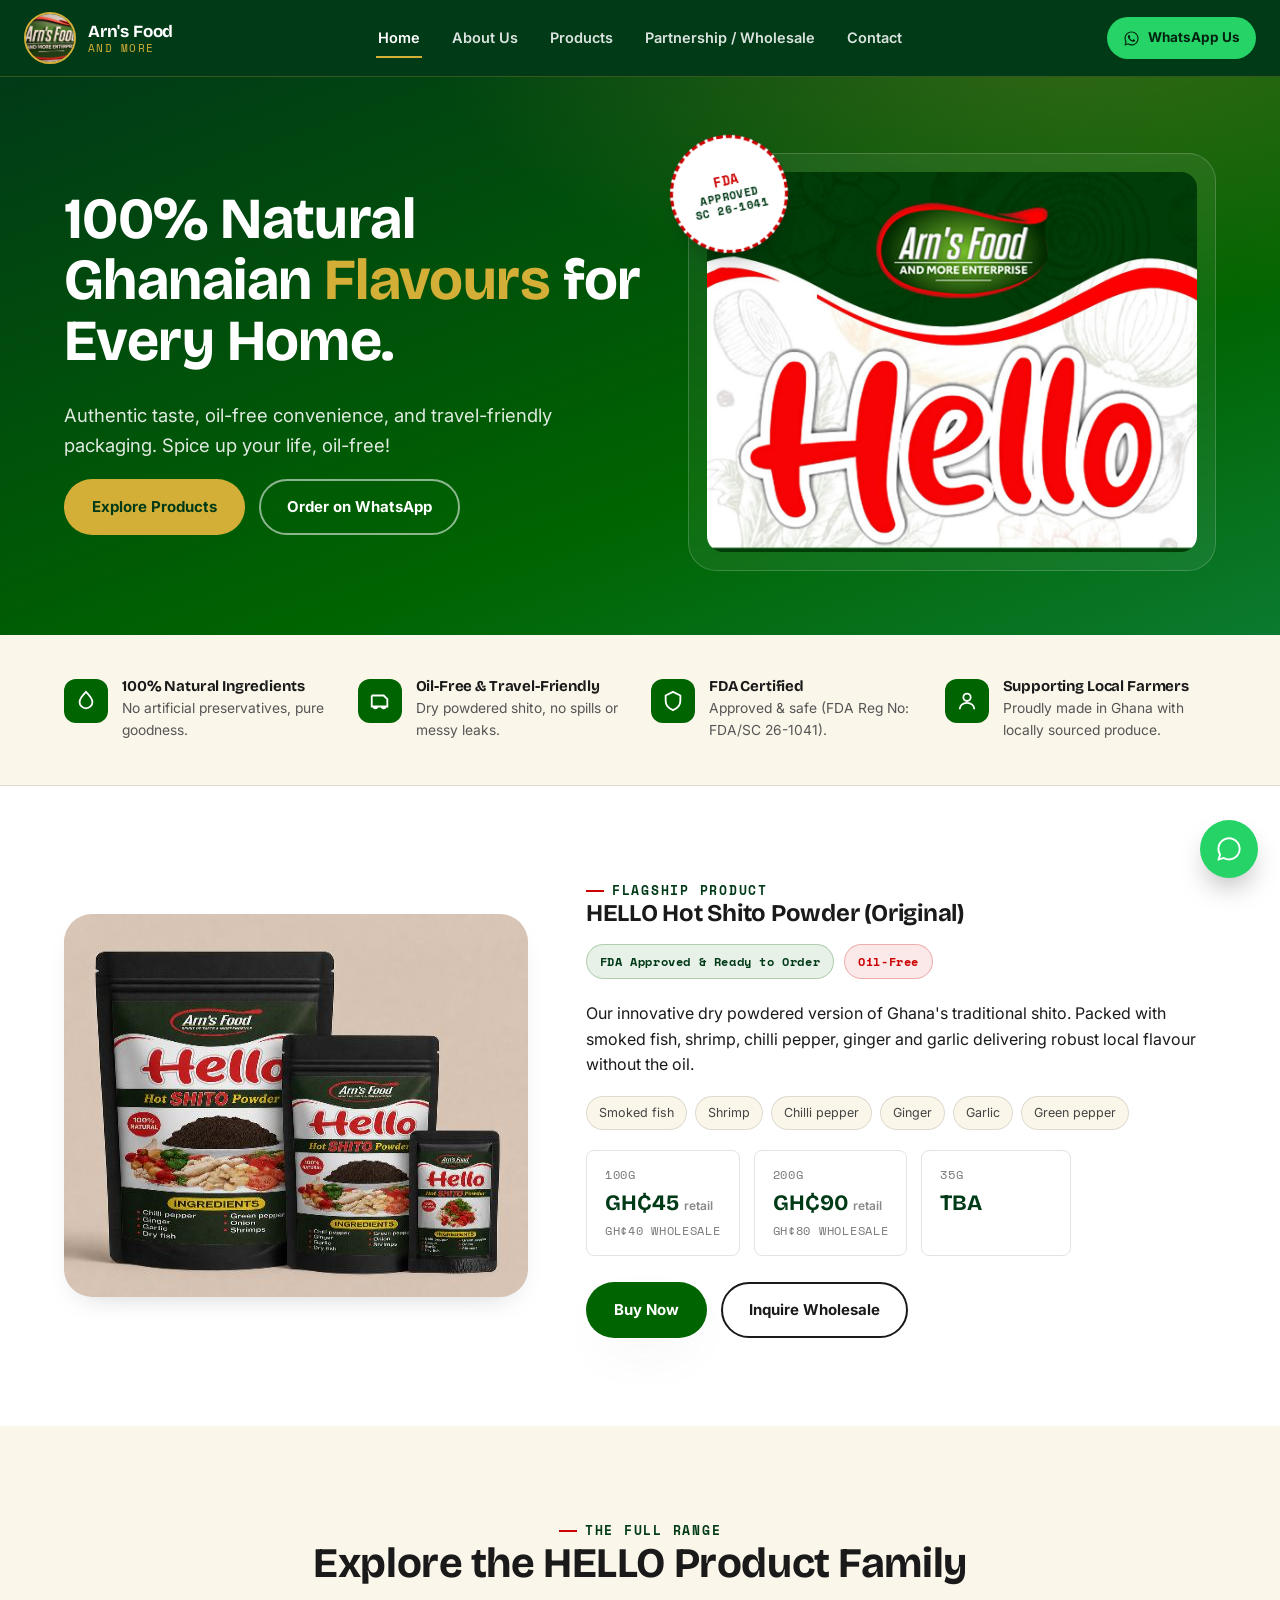
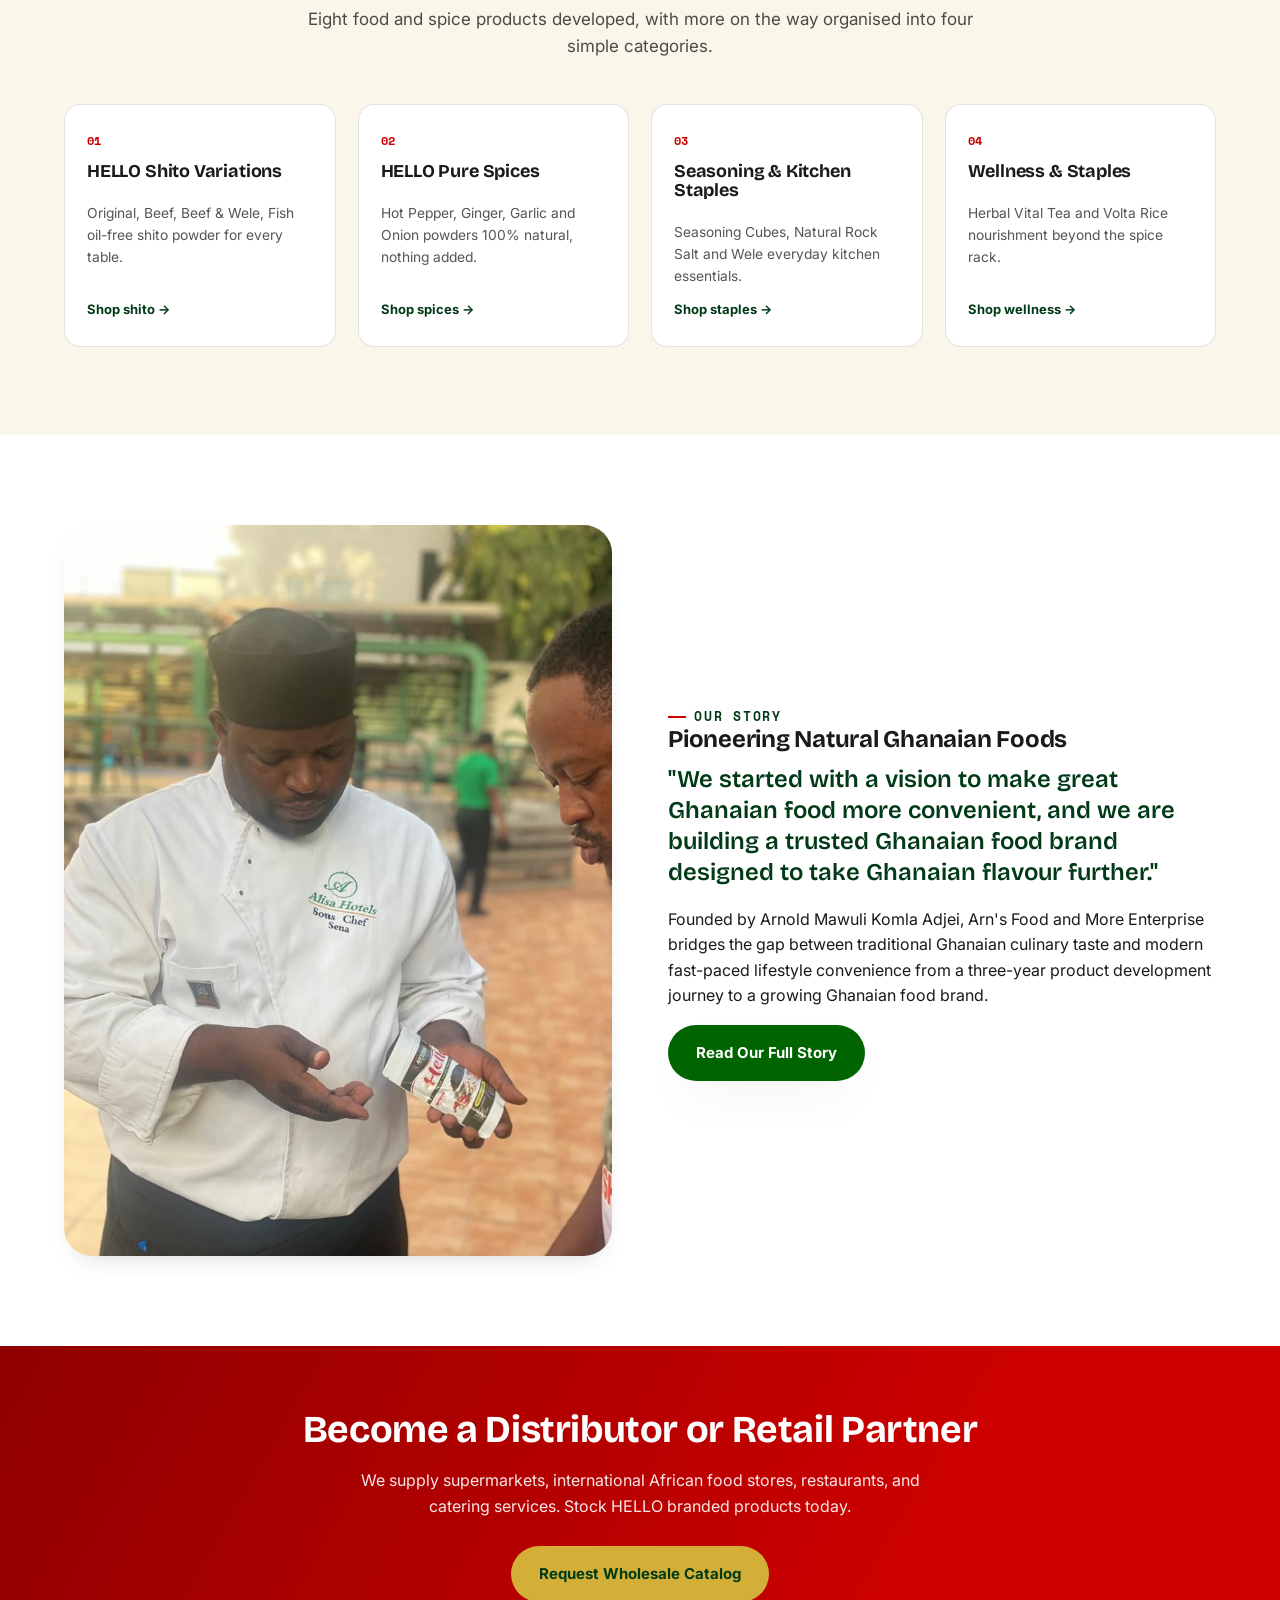
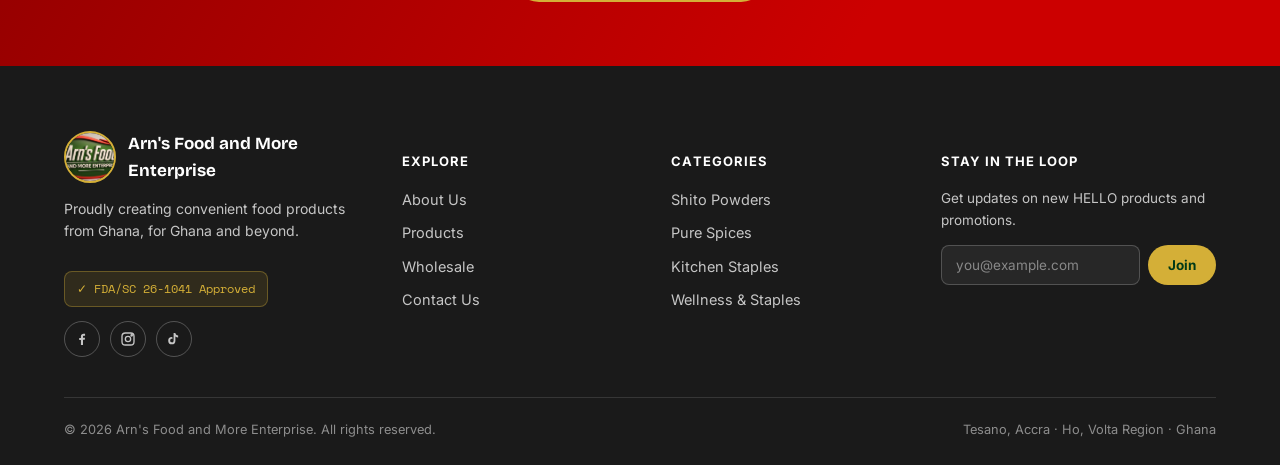
<file: index.html>
<!DOCTYPE html>
<html lang="en">
<head>
<meta charset="UTF-8">
<meta name="viewport" content="width=device-width, initial-scale=1.0">
<title>Arn's Food and More Enterprise | 100% Natural Ghanaian Products for Every Home</title>
<meta name="description" content="Arn's Food and More Enterprise makers of HELLO Hot Shito Powder, FDA-approved, oil-free, travel-friendly Ghanaian spices and staples. Ghana dry shito powder, delivered nationwide.">
<meta name="keywords" content="Ghana dry shito powder, oil-free shito Ghana, HELLO hot shito, Arn's Food Ghana, authentic Ghanaian spices">
<link rel="icon" href="assets/img/logo.jpg">
<link rel="stylesheet" href="css/style.css">
</head>
<body>

<header class="site-header">
  <div class="header-row">
    <a class="brand" href="index.html">
      <span class="brand-mark"><img src="assets/img/logo.jpg" alt="Arn's Food and More Enterprise logo"></span>
      <span class="brand-text"><strong>Arn's Food</strong><span>and More</span></span>
    </a>
    <nav class="main-nav" id="main-nav">
      <a href="index.html" class="active">Home</a>
      <a href="about.html">About Us</a>
      <a href="products.html">Products</a>
      <a href="wholesale.html">Partnership / Wholesale</a>
      <a href="contact.html">Contact</a>
    </nav>
    <div class="header-actions">
      <a class="wa-pill" data-wa-message="Hello Arn's Food and More Enterprise, I'd like to place an order." href="#">
        <svg viewBox="0 0 24 24" fill="currentColor"><path d="M12.04 2C6.58 2 2.13 6.45 2.13 11.91c0 1.72.45 3.39 1.3 4.86L2 22l5.36-1.4a9.9 9.9 0 0 0 4.68 1.19h.01c5.46 0 9.9-4.45 9.9-9.91C21.96 6.45 17.5 2 12.04 2zm0 18.15h-.01a8.2 8.2 0 0 1-4.19-1.15l-.3-.18-3.18.83.85-3.1-.2-.32a8.22 8.22 0 0 1-1.26-4.4c0-4.54 3.7-8.24 8.3-8.24 4.58 0 8.3 3.7 8.3 8.24 0 4.55-3.72 8.32-8.31 8.32zm4.55-6.19c-.25-.13-1.47-.73-1.7-.81-.23-.08-.4-.13-.56.13-.17.25-.65.81-.8.98-.15.17-.3.19-.55.06-.25-.13-1.06-.39-2.02-1.25-.75-.67-1.25-1.5-1.4-1.75-.15-.25-.02-.39.11-.51.11-.11.25-.3.37-.44.13-.15.17-.25.25-.42.08-.17.04-.31-.02-.44-.06-.13-.56-1.36-.77-1.86-.2-.49-.41-.42-.56-.43-.15-.01-.31-.01-.48-.01-.17 0-.44.06-.67.31-.23.25-.88.86-.88 2.1 0 1.24.9 2.44 1.03 2.61.13.17 1.77 2.7 4.29 3.79.6.26 1.07.41 1.43.53.6.19 1.15.16 1.58.1.48-.07 1.47-.6 1.68-1.18.21-.58.21-1.08.15-1.18-.06-.1-.23-.17-.48-.29z"/></svg>
        <span class="wa-label">WhatsApp Us</span>
      </a>
      <button class="nav-toggle" aria-label="Toggle navigation" aria-expanded="false">
        <span></span><span></span><span></span>
      </button>
    </div>
  </div>
</header>

<!-- HERO -->
<section class="hero">
  <div class="container hero-inner">
    <div class="hero-copy"> 
      <h1>100% Natural Ghanaian <em>Flavours</em> for Every Home.</h1>
      <p class="lead">Authentic taste, oil-free convenience, and travel-friendly packaging. Spice up your life, oil-free!</p>
      <div class="hero-cta">
        <a class="btn btn-gold" href="products.html">Explore Products</a>
        <a class="btn btn-outline on-dark" data-wa-message="Hello Arn's Food and More Enterprise, I'd like to order HELLO products." href="#">Order on WhatsApp</a>
      </div>
    </div>
    <div class="hero-art">
      <div class="frame">
        <img src="assets/img/hello-brand.jpeg" alt="HELLO brand by Arn's Food and More Enterprise">
      </div>
      <div class="seal"><span><strong>FDA</strong>APPROVED<br>SC 26-1041</span></div>
    </div>
  </div>
</section>

<!-- VALUE BAR -->
<section class="value-bar">
  <div class="container value-grid">
    <div class="value-item">
      <span class="value-icon"><svg viewBox="0 0 24 24" fill="none" stroke="currentColor" stroke-width="2"><path d="M12 2C8 6 5 9 5 13a7 7 0 0 0 14 0c0-4-3-7-7-11z"/></svg></span>
      <div><h4>100% Natural Ingredients</h4><p>No artificial preservatives, pure goodness.</p></div>
    </div>
    <div class="value-item">
      <span class="value-icon"><svg viewBox="0 0 24 24" fill="none" stroke="currentColor" stroke-width="2"><path d="M3 6h13l4 4v8h-2M3 6v12h2m0 0h9m-9 0a2 2 0 1 0 4 0m5 0a2 2 0 1 0 4 0m-9 0h9"/></svg></span>
      <div><h4>Oil-Free & Travel-Friendly</h4><p>Dry powdered shito, no spills or messy leaks.</p></div>
    </div>
    <div class="value-item">
      <span class="value-icon"><svg viewBox="0 0 24 24" fill="none" stroke="currentColor" stroke-width="2"><path d="M12 2l8 4v6c0 5-3.5 8-8 10-4.5-2-8-5-8-10V6l8-4z"/></svg></span>
      <div><h4>FDA Certified</h4><p>Approved &amp; safe (FDA Reg No: FDA/SC 26-1041).</p></div>
    </div>
    <div class="value-item">
      <span class="value-icon"><svg viewBox="0 0 24 24" fill="none" stroke="currentColor" stroke-width="2"><circle cx="12" cy="8" r="4"/><path d="M4 21c0-4 3.5-7 8-7s8 3 8 7"/></svg></span>
      <div><h4>Supporting Local Farmers</h4><p>Proudly made in Ghana with locally sourced produce.</p></div>
    </div>
  </div>
</section>

<!-- FLAGSHIP SPOTLIGHT -->
<section class="spotlight">
  <div class="container spotlight-grid">
    <div class="spotlight-media">
      <img src="assets/img/shito-original.jpg" alt="HELLO Hot Shito Powder Original pouch">
    </div>
    <div class="spotlight-copy">
      <span class="eyebrow">Flagship Product</span>
      <h2>HELLO Hot Shito Powder (Original)</h2>
      <div class="badge-row">
        <span class="badge fda">FDA Approved &amp; Ready to Order</span>
        <span class="badge hot">Oil-Free</span>
      </div>
      <p>Our innovative dry powdered version of Ghana's traditional shito. Packed with smoked fish, shrimp, chilli pepper, ginger and garlic delivering robust local flavour without the oil.</p>
      <div class="ingredient-tags">
        <span>Smoked fish</span><span>Shrimp</span><span>Chilli pepper</span><span>Ginger</span><span>Garlic</span><span>Green pepper</span>
      </div>
      <div class="price-table">
        <div class="price-card"><div class="size">100g</div><div class="amt">GH₵45 <small>retail</small></div><div class="size">GH₵40 wholesale</div></div>
        <div class="price-card"><div class="size">200g</div><div class="amt">GH₵90 <small>retail</small></div><div class="size">GH₵80 wholesale</div></div>
        <div class="price-card"><div class="size">35g</div><div class="amt">TBA</div></div>
      </div>
      <div class="hero-cta">
        <a class="btn btn-primary" data-wa-message="Hello Arn's Food and More Enterprise, I want to buy HELLO Hot Shito Powder. Please share availability." href="#">Buy Now</a>
        <a class="btn btn-outline" href="wholesale.html">Inquire Wholesale</a>
      </div>
    </div>
  </div>
</section>

<!-- CATEGORIES -->
<section class="categories">
  <div class="container">
    <div class="section-head center">
      <span class="eyebrow">The Full Range</span>
      <h2>Explore the HELLO Product Family</h2>
      <p>Eight food and spice products developed, with more on the way organised into four simple categories.</p>
    </div>
    <div class="cat-grid">
      <div class="cat-card">
        <span class="cat-num">01</span>
        <h4>HELLO Shito Variations</h4>
        <p>Original, Beef, Beef &amp; Wele, Fish oil-free shito powder for every table.</p>
        <a class="more" href="products.html">Shop shito →</a>
      </div>
      <div class="cat-card">
        <span class="cat-num">02</span>
        <h4>HELLO Pure Spices</h4>
        <p>Hot Pepper, Ginger, Garlic and Onion powders 100% natural, nothing added.</p>
        <a class="more" href="products.html">Shop spices →</a>
      </div>
      <div class="cat-card">
        <span class="cat-num">03</span>
        <h4>Seasoning &amp; Kitchen Staples</h4>
        <p>Seasoning Cubes, Natural Rock Salt and Wele everyday kitchen essentials.</p>
        <a class="more" href="products.html">Shop staples →</a>
      </div>
      <div class="cat-card">
        <span class="cat-num">04</span>
        <h4>Wellness &amp; Staples</h4>
        <p>Herbal Vital Tea and Volta Rice nourishment beyond the spice rack.</p>
        <a class="more" href="products.html">Shop wellness →</a>
      </div>
    </div>
  </div>
</section>

<!-- STORY SUMMARY -->
<section class="story-summary">
  <div class="container story-grid">
    <div class="img-col">
      <img src="assets/img/founder-office.jpg" alt="Arnold M.K. Adjei, Founder of Arn's Food and More Enterprise">
    </div>
    <div>
      <span class="eyebrow">Our Story</span>
      <h2>Pioneering Natural Ghanaian Foods</h2>
      <p class="story-quote">"We started with a vision to make great Ghanaian food more convenient, and we are building a trusted Ghanaian food brand designed to take Ghanaian flavour further."</p>
      <p>Founded by Arnold Mawuli Komla Adjei, Arn's Food and More Enterprise bridges the gap between traditional Ghanaian culinary taste and modern fast-paced lifestyle convenience from a three-year product development journey to a growing Ghanaian food brand.</p>
      <a class="btn btn-primary" href="about.html">Read Our Full Story</a>
    </div>
  </div>
</section>

<!-- WHOLESALE CTA -->
<section class="cta-banner">
  <div class="container">
    <h2>Become a Distributor or Retail Partner</h2>
    <p>We supply supermarkets, international African food stores, restaurants, and catering services. Stock HELLO branded products today.</p>
    <div class="hero-cta">
      <a class="btn btn-gold" href="wholesale.html">Request Wholesale Catalog</a>
    </div>
  </div>
</section>

<!-- FOOTER -->
<footer class="site-footer">
  <div class="container">
    <div class="footer-top">
      <div>
        <div class="footer-brand">
          <span class="brand-mark"><img src="assets/img/logo.jpg" alt="Arn's Food logo"></span>
          <strong>Arn's Food and More<br>Enterprise</strong>
        </div>
        <p style="font-size:14px;">Proudly creating convenient food products from Ghana, for Ghana and beyond.</p>
        <span class="footer-fda">✓ FDA/SC 26-1041 Approved</span>
        <div class="social-row">
          <a href="#" aria-label="Facebook"><svg viewBox="0 0 24 24" fill="currentColor"><path d="M13.5 21v-7.7h2.6l.4-3h-3v-1.9c0-.87.24-1.46 1.5-1.46h1.6V4.24c-.28-.04-1.23-.12-2.34-.12-2.32 0-3.9 1.42-3.9 4v2.2H7.8v3h2.6V21h3.1z"/></svg></a>
          <a href="#" aria-label="Instagram"><svg viewBox="0 0 24 24" fill="none" stroke="currentColor" stroke-width="2"><rect x="3" y="3" width="18" height="18" rx="5"/><circle cx="12" cy="12" r="4"/><circle cx="17.5" cy="6.5" r="1"/></svg></a>
          <a href="#" aria-label="TikTok"><svg viewBox="0 0 24 24" fill="currentColor"><path d="M14 3c.4 2.2 2 3.7 4.2 3.9v2.7c-1.5 0-2.9-.5-4.1-1.3v6.2A5.4 5.4 0 1 1 8.7 9.1c.3 0 .6 0 .9.1v2.8a2.6 2.6 0 1 0 1.8 2.5V3H14z"/></svg></a>
        </div>
      </div>
      <div>
        <h5>Explore</h5>
        <ul>
          <li><a href="about.html">About Us</a></li>
          <li><a href="products.html">Products</a></li>
          <li><a href="wholesale.html">Wholesale</a></li>
          <li><a href="contact.html">Contact Us</a></li>
        </ul>
      </div>
      <div>
        <h5>Categories</h5>
        <ul>
          <li><a href="products.html">Shito Powders</a></li>
          <li><a href="products.html">Pure Spices</a></li>
          <li><a href="products.html">Kitchen Staples</a></li>
          <li><a href="products.html">Wellness &amp; Staples</a></li>
        </ul>
      </div>
      <div>
        <h5>Stay in the loop</h5>
        <p style="font-size:13.5px;">Get updates on new HELLO products and promotions.</p>
        <form class="newsletter-form" onsubmit="event.preventDefault(); this.reset(); alert('Thanks for subscribing!');">
          <input type="email" required placeholder="you@example.com" aria-label="Email address">
          <button class="btn btn-gold btn-sm" type="submit">Join</button>
        </form>
      </div>
    </div>
    <div class="footer-bottom">
      <span>© <span data-year></span> Arn's Food and More Enterprise. All rights reserved.</span>
      <span>Tesano, Accra · Ho, Volta Region · Ghana</span>
    </div>
  </div>
</footer>

<a class="wa-float" data-wa-message="Hello Arn's Food and More Enterprise, I'd like to chat." href="#" aria-label="Chat on WhatsApp">
  <svg viewBox="0 0 24 24" fill="currentColor"><path d="M12.04 2C6.58 2 2.13 6.45 2.13 11.91c0 1.72.45 3.39 1.3 4.86L2 22l5.36-1.4a9.9 9.9 0 0 0 4.68 1.19h.01c5.46 0 9.9-4.45 9.9-9.91C21.96 6.45 17.5 2 12.04 2zm0 18.15h-.01a8.2 8.2 0 0 1-4.19-1.15l-.3-.18-3.18.83.85-3.1-.2-.32a8.22 8.22 0 0 1-1.26-4.4c0-4.54 3.7-8.24 8.3-8.24 4.58 0 8.3 3.7 8.3 8.24 0 4.55-3.72 8.32-8.31 8.32z"/></svg>
</a>

<script src="js/main.js"></script>
</body>
</html>
</file>
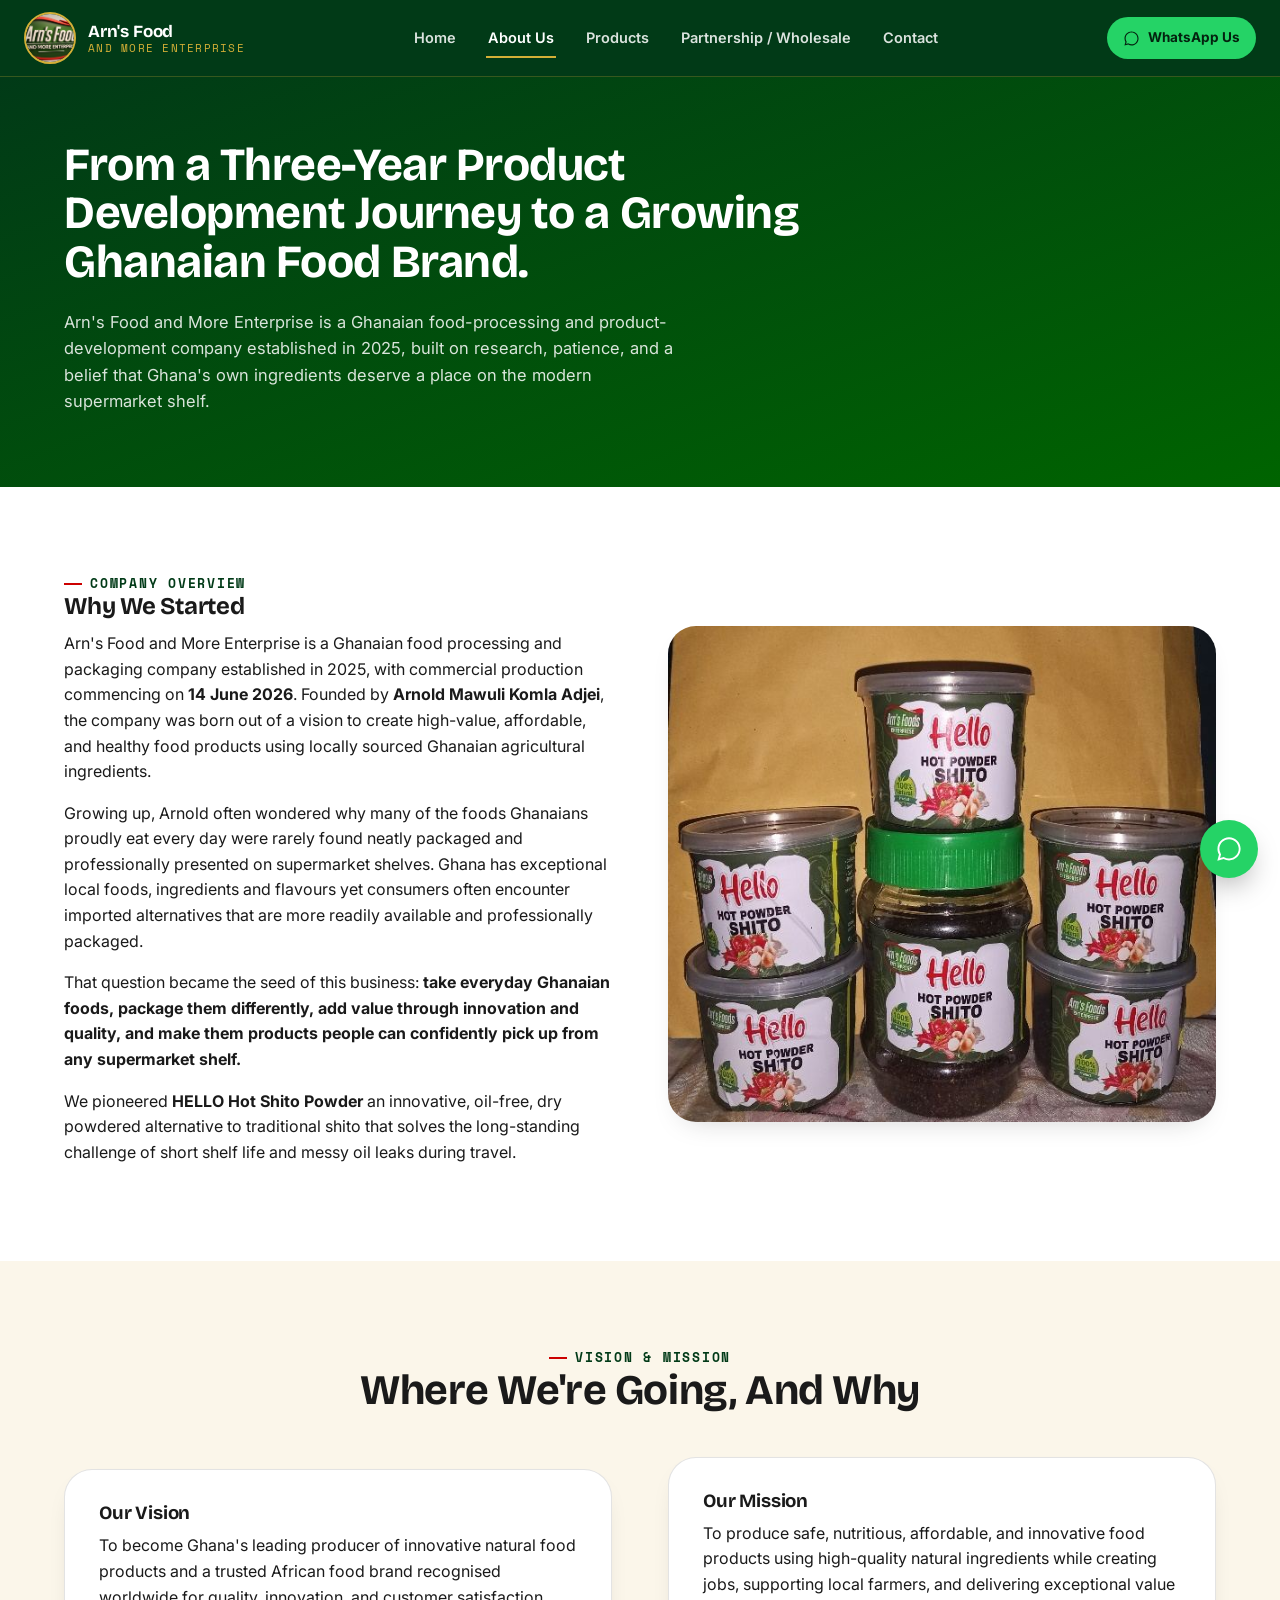
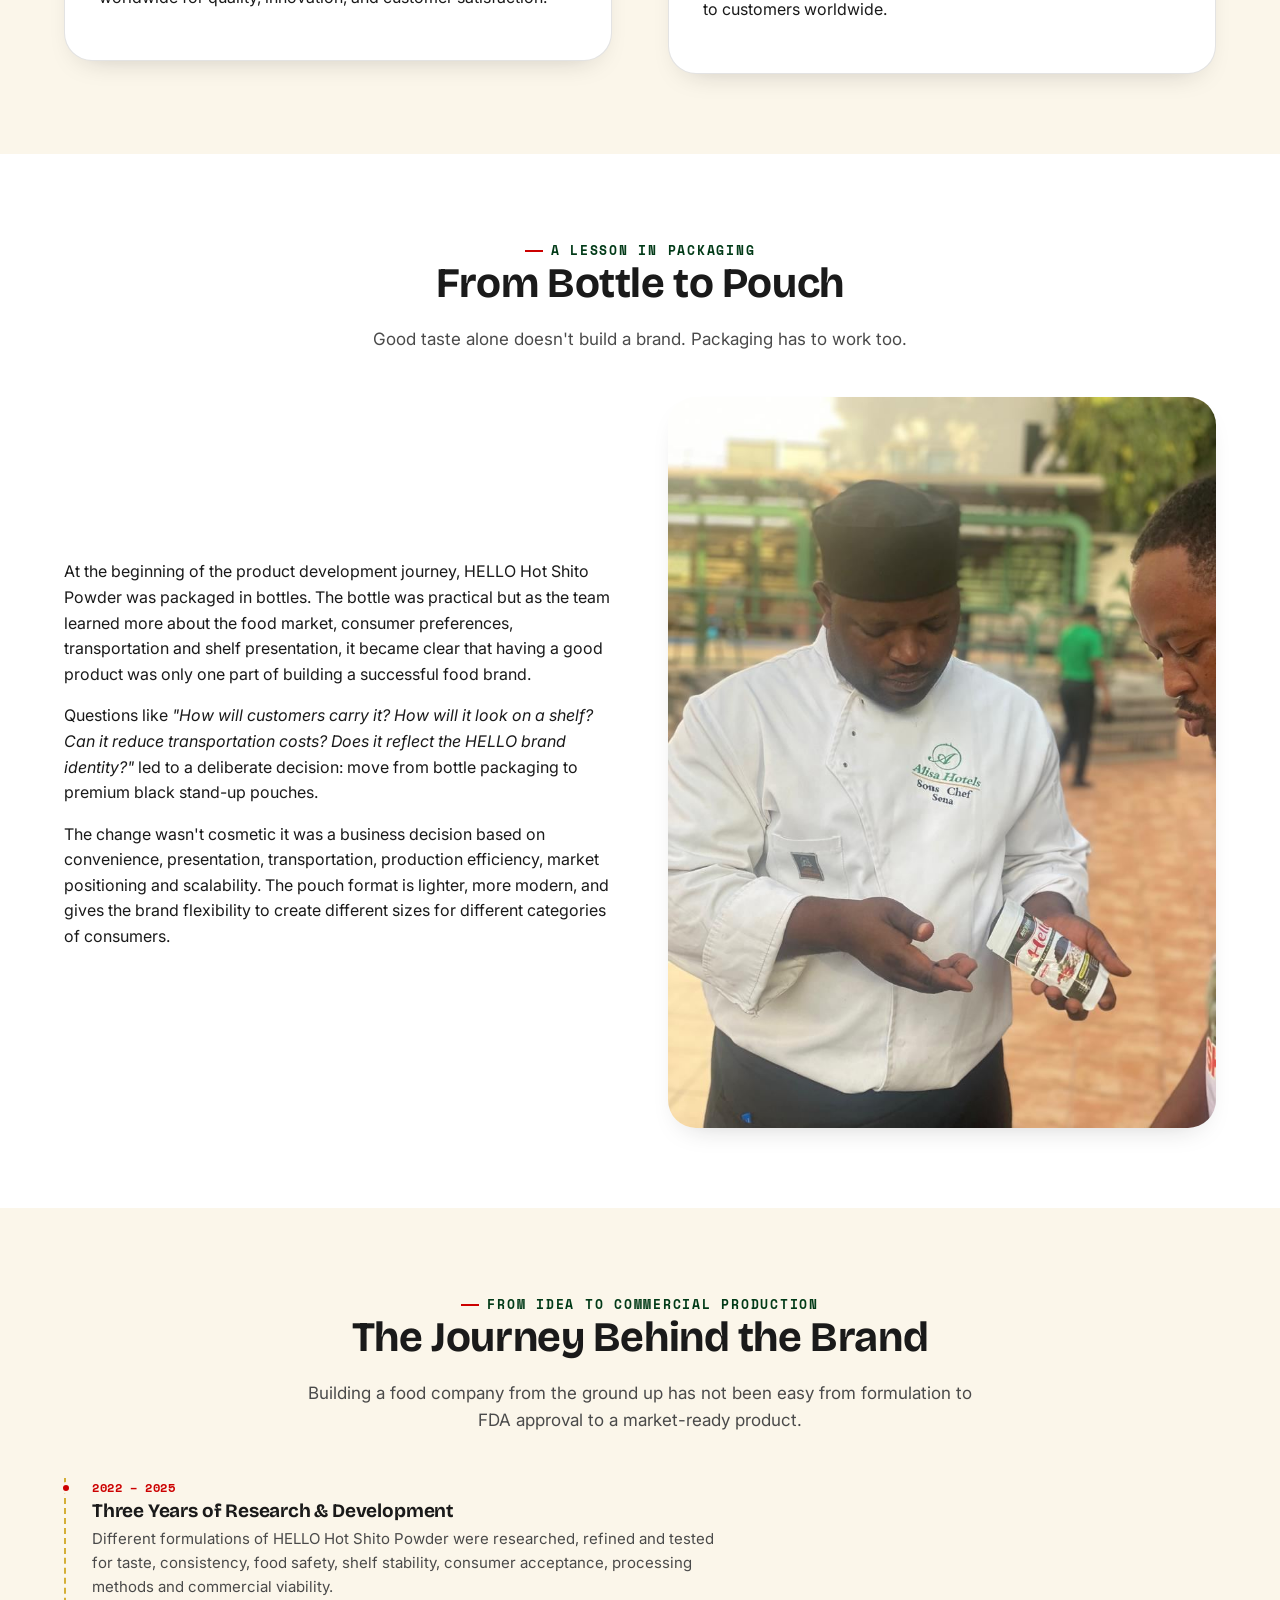
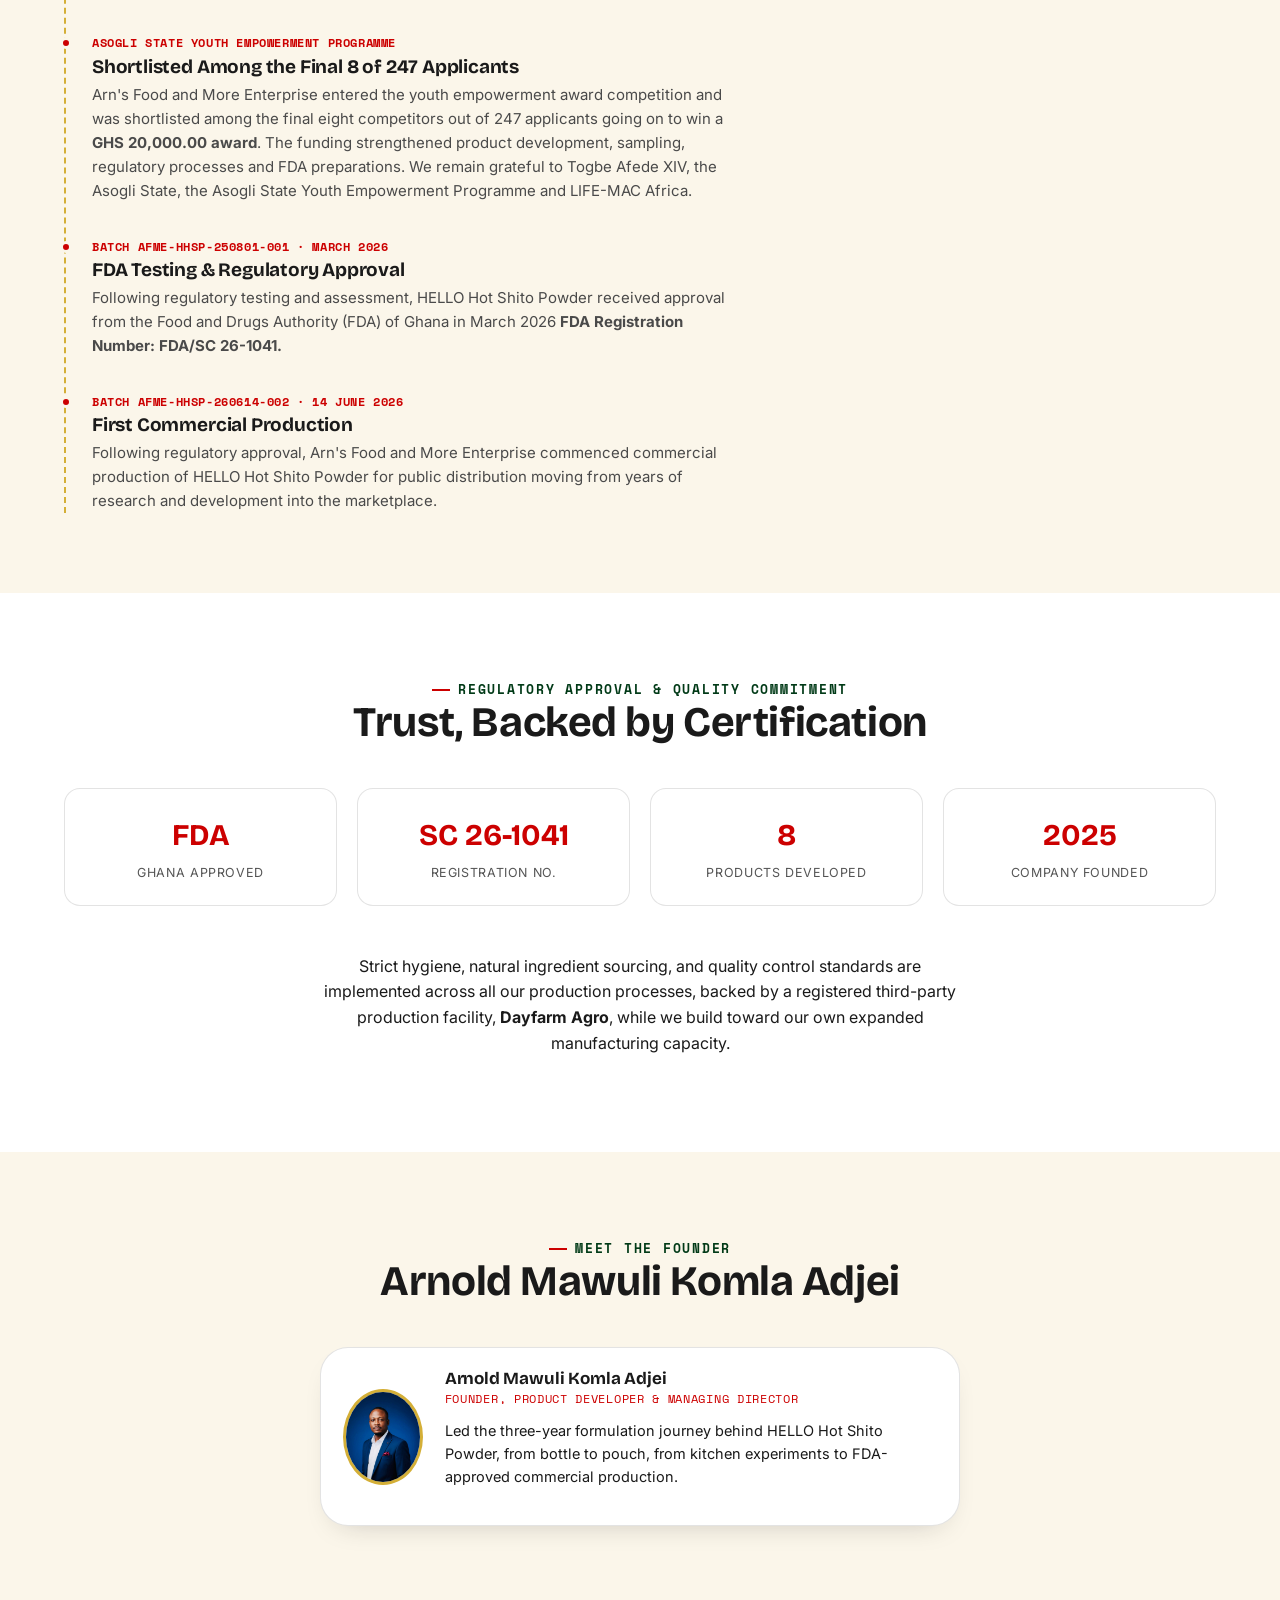
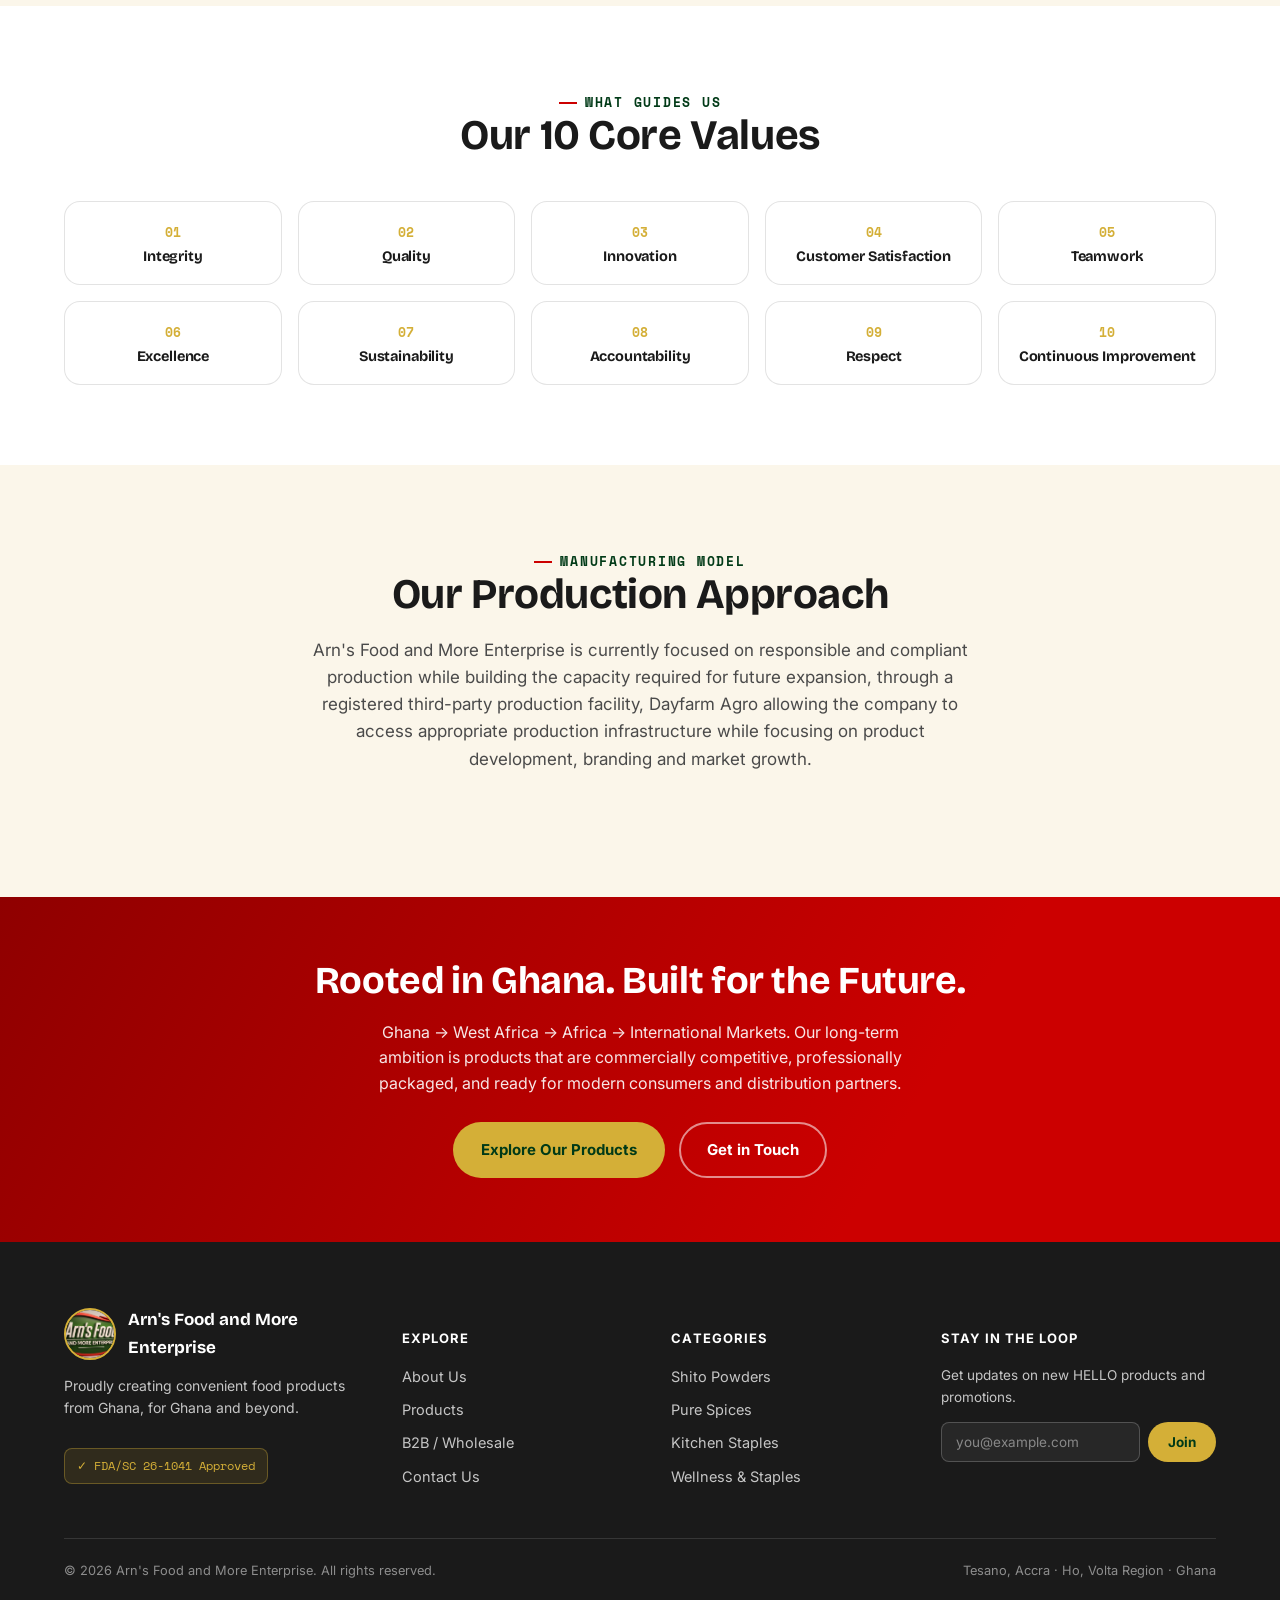
<file: about.html>
<!DOCTYPE html>
<html lang="en">
<head>
<meta charset="UTF-8">
<meta name="viewport" content="width=device-width, initial-scale=1.0">
<title>About Us | Arn's Food and More Enterprise</title>
<meta name="description" content="From a three-year product development journey to a growing Ghanaian food brand — the story, founder, values and FDA certification behind Arn's Food and More Enterprise.">
<link rel="icon" href="assets/img/logo.jpg">
<link rel="stylesheet" href="css/style.css">
</head>
<body>

<header class="site-header">
  <div class="header-row">
    <a class="brand" href="index.html">
      <span class="brand-mark"><img src="assets/img/logo.jpg" alt="Arn's Food and More Enterprise logo"></span>
      <span class="brand-text"><strong>Arn's Food</strong><span>and More Enterprise</span></span>
    </a>
    <nav class="main-nav" id="main-nav">
      <a href="index.html">Home</a>
      <a href="about.html" class="active">About Us</a>
      <a href="products.html">Products</a>
      <a href="wholesale.html">Partnership / Wholesale</a>
      <a href="contact.html">Contact</a>
    </nav>
    <div class="header-actions">
      <a class="wa-pill" data-wa-message="Hello Arn's Food and More Enterprise, I'd like to place an order." href="#">
        <svg viewBox="0 0 24 24" fill="currentColor"><path d="M12.04 2C6.58 2 2.13 6.45 2.13 11.91c0 1.72.45 3.39 1.3 4.86L2 22l5.36-1.4a9.9 9.9 0 0 0 4.68 1.19h.01c5.46 0 9.9-4.45 9.9-9.91C21.96 6.45 17.5 2 12.04 2zm0 18.15h-.01a8.2 8.2 0 0 1-4.19-1.15l-.3-.18-3.18.83.85-3.1-.2-.32a8.22 8.22 0 0 1-1.26-4.4c0-4.54 3.7-8.24 8.3-8.24 4.58 0 8.3 3.7 8.3 8.24 0 4.55-3.72 8.32-8.31 8.32z"/></svg>
        <span class="wa-label">WhatsApp Us</span>
      </a>
      <button class="nav-toggle" aria-label="Toggle navigation" aria-expanded="false">
        <span></span><span></span><span></span>
      </button>
    </div>
  </div>
</header>

<section class="page-hero">
  <div class="container">
    
    <h1>From a Three-Year Product Development Journey to a Growing Ghanaian Food Brand.</h1>
    <p>Arn's Food and More Enterprise is a Ghanaian food-processing and product-development company established in 2025, built on research, patience, and a belief that Ghana's own ingredients deserve a place on the modern supermarket shelf.</p>
  </div>
</section>

<section class="section">
  <div class="container two-col">
    <div>
      <span class="eyebrow">Company Overview</span>
      <h2>Why We Started</h2>
      <p>Arn's Food and More Enterprise is a Ghanaian food processing and packaging company established in 2025, with commercial production commencing on <strong>14 June 2026</strong>. Founded by <strong>Arnold Mawuli Komla Adjei</strong>, the company was born out of a vision to create high-value, affordable, and healthy food products using locally sourced Ghanaian agricultural ingredients.</p>
      <p>Growing up, Arnold often wondered why many of the foods Ghanaians proudly eat every day were rarely found neatly packaged and professionally presented on supermarket shelves. Ghana has exceptional local foods, ingredients and flavours yet consumers often encounter imported alternatives that are more readily available and professionally packaged.</p>
      <p>That question became the seed of this business: <strong>take everyday Ghanaian foods, package them differently, add value through innovation and quality, and make them products people can confidently pick up from any supermarket shelf.</strong></p>
      <p>We pioneered <strong>HELLO Hot Shito Powder</strong> an innovative, oil-free, dry powdered alternative to traditional shito that solves the long-standing challenge of short shelf life and messy oil leaks during travel.</p>
    </div>
    <div class="img-col">
      <img src="assets/img/story-bottle.jpg" alt="Early HELLO Hot Powder Shito development samples">
    </div>
  </div>
</section>

<section class="section alt">
  <div class="container">
    <div class="section-head center">
      <span class="eyebrow">Vision &amp; Mission</span>
      <h2>Where We're Going, And Why</h2>
    </div>
    <div class="two-col">
      <div class="form-card">
        <h3>Our Vision</h3>
        <p>To become Ghana's leading producer of innovative natural food products and a trusted African food brand recognised worldwide for quality, innovation, and customer satisfaction.</p>
      </div>
      <div class="form-card">
        <h3>Our Mission</h3>
        <p>To produce safe, nutritious, affordable, and innovative food products using high-quality natural ingredients while creating jobs, supporting local farmers, and delivering exceptional value to customers worldwide.</p>
      </div>
    </div>
  </div>
</section>

<section class="section">
  <div class="container">
    <div class="section-head center">
      <span class="eyebrow">A Lesson In Packaging</span>
      <h2>From Bottle to Pouch</h2>
      <p>Good taste alone doesn't build a brand. Packaging has to work too.</p>
    </div>
    <div class="two-col reverse">
      <div>
        <p>At the beginning of the product development journey, HELLO Hot Shito Powder was packaged in bottles. The bottle was practical but as the team learned more about the food market, consumer preferences, transportation and shelf presentation, it became clear that having a good product was only one part of building a successful food brand.</p>
        <p>Questions like <em>"How will customers carry it? How will it look on a shelf? Can it reduce transportation costs? Does it reflect the HELLO brand identity?"</em> led to a deliberate decision: move from bottle packaging to premium black stand-up pouches.</p>
        <p>The change wasn't cosmetic it was a business decision based on convenience, presentation, transportation, production efficiency, market positioning and scalability. The pouch format is lighter, more modern, and gives the brand flexibility to create different sizes for different categories of consumers.</p>
      </div>
      <div class="img-col">
        <img src="assets/img/founder-office.jpg" alt="Founder holding HELLO Hot Shito Powder">
      </div>
    </div>
  </div>
</section>

<section class="section alt">
  <div class="container">
    <div class="section-head center">
      <span class="eyebrow">From Idea to Commercial Production</span>
      <h2>The Journey Behind the Brand</h2>
      <p>Building a food company from the ground up has not been easy from formulation to FDA approval to a market-ready product.</p>
    </div>
    <div class="timeline">
      <div class="step">
        <div class="when">2022 – 2025</div>
        <h4>Three Years of Research &amp; Development</h4>
        <p>Different formulations of HELLO Hot Shito Powder were researched, refined and tested for taste, consistency, food safety, shelf stability, consumer acceptance, processing methods and commercial viability.</p>
      </div>
      <div class="step">
        <div class="when">Asogli State Youth Empowerment Programme</div>
        <h4>Shortlisted Among the Final 8 of 247 Applicants</h4>
        <p>Arn's Food and More Enterprise entered the youth empowerment award competition and was shortlisted among the final eight competitors out of 247 applicants going on to win a <strong>GHS 20,000.00 award</strong>. The funding strengthened product development, sampling, regulatory processes and FDA preparations. We remain grateful to Togbe Afede XIV, the Asogli State, the Asogli State Youth Empowerment Programme and LIFE-MAC Africa.</p>
      </div>
      <div class="step">
        <div class="when">Batch AFME-HHSP-250801-001 · March 2026</div>
        <h4>FDA Testing &amp; Regulatory Approval</h4>
        <p>Following regulatory testing and assessment, HELLO Hot Shito Powder received approval from the Food and Drugs Authority (FDA) of Ghana in March 2026 <strong>FDA Registration Number: FDA/SC 26-1041.</strong></p>
      </div>
      <div class="step">
        <div class="when">Batch AFME-HHSP-260614-002 · 14 June 2026</div>
        <h4>First Commercial Production</h4>
        <p>Following regulatory approval, Arn's Food and More Enterprise commenced commercial production of HELLO Hot Shito Powder for public distribution moving from years of research and development into the marketplace.</p>
      </div>
    </div>
  </div>
</section>

<section class="section">
  <div class="container">
    <div class="section-head center">
      <span class="eyebrow">Regulatory Approval &amp; Quality Commitment</span>
      <h2>Trust, Backed by Certification</h2>
    </div>
    <div class="stat-row">
      <div class="stat-box"><div class="num">FDA</div><div class="label">Ghana Approved</div></div>
      <div class="stat-box"><div class="num">SC 26-1041</div><div class="label">Registration No.</div></div>
      <div class="stat-box"><div class="num">8</div><div class="label">Products Developed</div></div>
      <div class="stat-box"><div class="num">2025</div><div class="label">Company Founded</div></div>
    </div>
    <p class="text-center mt-lg" style="max-width:640px;margin-left:auto;margin-right:auto;">Strict hygiene, natural ingredient sourcing, and quality control standards are implemented across all our production processes, backed by a registered third-party production facility, <strong>Dayfarm Agro</strong>, while we build toward our own expanded manufacturing capacity.</p>
  </div>
</section>

<section class="section alt">
  <div class="container">
    <div class="section-head center">
      <span class="eyebrow">Meet the Founder</span>
      <h2>Arnold Mawuli Komla Adjei</h2>
    </div>
    <div class="founder-card" style="max-width:640px;margin:0 auto;">
      <img src="assets/img/founder-portrait.jpg" alt="Arnold Mawuli Komla Adjei, Founder and Managing Director">
      <div>
        <h4>Arnold Mawuli Komla Adjei</h4>
        <div class="role">Founder, Product Developer &amp; Managing Director</div>
        <p style="margin-top:10px;font-size:14.5px;">Led the three-year formulation journey behind HELLO Hot Shito Powder, from bottle to pouch, from kitchen experiments to FDA-approved commercial production.</p>
      </div>
    </div>
  </div>
</section>

<section class="section">
  <div class="container">
    <div class="section-head center">
      <span class="eyebrow">What Guides Us</span>
      <h2>Our 10 Core Values</h2>
    </div>
    <div class="value-cards">
      <div class="card"><div class="n">01</div><h4>Integrity</h4></div>
      <div class="card"><div class="n">02</div><h4>Quality</h4></div>
      <div class="card"><div class="n">03</div><h4>Innovation</h4></div>
      <div class="card"><div class="n">04</div><h4>Customer Satisfaction</h4></div>
      <div class="card"><div class="n">05</div><h4>Teamwork</h4></div>
      <div class="card"><div class="n">06</div><h4>Excellence</h4></div>
      <div class="card"><div class="n">07</div><h4>Sustainability</h4></div>
      <div class="card"><div class="n">08</div><h4>Accountability</h4></div>
      <div class="card"><div class="n">09</div><h4>Respect</h4></div>
      <div class="card"><div class="n">10</div><h4>Continuous Improvement</h4></div>
    </div>
  </div>
</section>

<section class="section alt">
  <div class="container">
    <div class="section-head center">
      <span class="eyebrow">Manufacturing Model</span>
      <h2>Our Production Approach</h2>
      <p>Arn's Food and More Enterprise is currently focused on responsible and compliant production while building the capacity required for future expansion, through a registered third-party production facility, Dayfarm Agro allowing the company to access appropriate production infrastructure while focusing on product development, branding and market growth.</p>
    </div>
  </div>
</section>

<section class="cta-banner">
  <div class="container">
    <h2>Rooted in Ghana. Built for the Future.</h2>
    <p>Ghana → West Africa → Africa → International Markets. Our long-term ambition is products that are commercially competitive, professionally packaged, and ready for modern consumers and distribution partners.</p>
    <div class="hero-cta">
      <a class="btn btn-gold" href="products.html">Explore Our Products</a>
      <a class="btn btn-outline on-dark" href="contact.html">Get in Touch</a>
    </div>
  </div>
</section>

<footer class="site-footer">
  <div class="container">
    <div class="footer-top">
      <div>
        <div class="footer-brand">
          <span class="brand-mark"><img src="assets/img/logo.jpg" alt="Arn's Food logo"></span>
          <strong>Arn's Food and More<br>Enterprise</strong>
        </div>
        <p style="font-size:14px;">Proudly creating convenient food products from Ghana, for Ghana and beyond.</p>
        <span class="footer-fda">✓ FDA/SC 26-1041 Approved</span>
      </div>
      <div>
        <h5>Explore</h5>
        <ul>
          <li><a href="about.html">About Us</a></li>
          <li><a href="products.html">Products</a></li>
          <li><a href="wholesale.html">B2B / Wholesale</a></li>
          <li><a href="contact.html">Contact Us</a></li>
        </ul>
      </div>
      <div>
        <h5>Categories</h5>
        <ul>
          <li><a href="products.html">Shito Powders</a></li>
          <li><a href="products.html">Pure Spices</a></li>
          <li><a href="products.html">Kitchen Staples</a></li>
          <li><a href="products.html">Wellness &amp; Staples</a></li>
        </ul>
      </div>
      <div>
        <h5>Stay in the loop</h5>
        <p style="font-size:13.5px;">Get updates on new HELLO products and promotions.</p>
        <form class="newsletter-form" onsubmit="event.preventDefault(); this.reset(); alert('Thanks for subscribing!');">
          <input type="email" required placeholder="you@example.com" aria-label="Email address">
          <button class="btn btn-gold btn-sm" type="submit">Join</button>
        </form>
      </div>
    </div>
    <div class="footer-bottom">
      <span>© <span data-year></span> Arn's Food and More Enterprise. All rights reserved.</span>
      <span>Tesano, Accra · Ho, Volta Region · Ghana</span>
    </div>
  </div>
</footer>

<a class="wa-float" data-wa-message="Hello Arn's Food and More Enterprise, I'd like to chat." href="#" aria-label="Chat on WhatsApp">
  <svg viewBox="0 0 24 24" fill="currentColor"><path d="M12.04 2C6.58 2 2.13 6.45 2.13 11.91c0 1.72.45 3.39 1.3 4.86L2 22l5.36-1.4a9.9 9.9 0 0 0 4.68 1.19h.01c5.46 0 9.9-4.45 9.9-9.91C21.96 6.45 17.5 2 12.04 2zm0 18.15h-.01a8.2 8.2 0 0 1-4.19-1.15l-.3-.18-3.18.83.85-3.1-.2-.32a8.22 8.22 0 0 1-1.26-4.4c0-4.54 3.7-8.24 8.3-8.24 4.58 0 8.3 3.7 8.3 8.24 0 4.55-3.72 8.32-8.31 8.32z"/></svg>
</a>

<script src="js/main.js"></script>
</body>
</html>
</file>
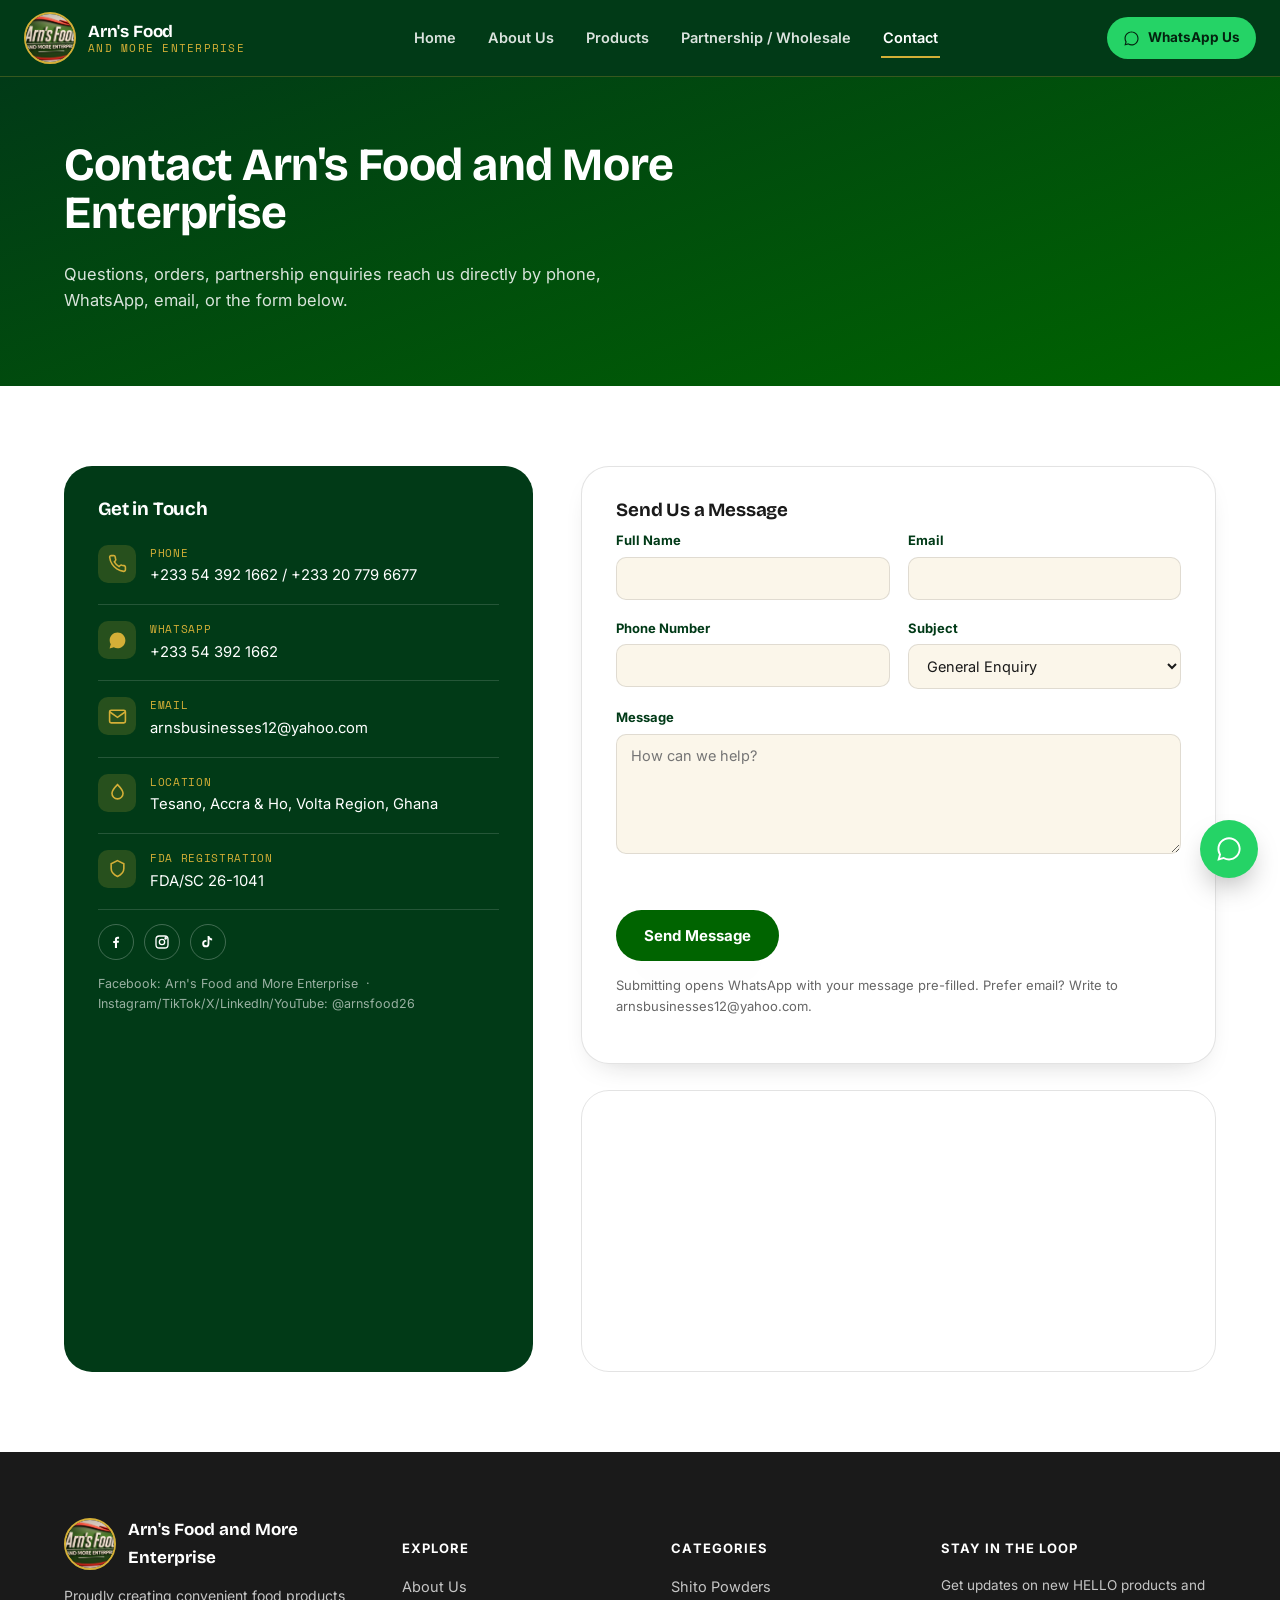
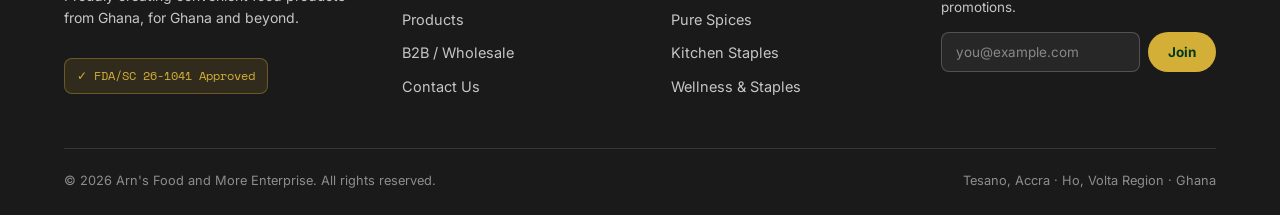
<file: contact.html>
<!DOCTYPE html>
<html lang="en">
<head>
<meta charset="UTF-8">
<meta name="viewport" content="width=device-width, initial-scale=1.0">
<title>Contact Us | Arn's Food and More Enterprise</title>
<meta name="description" content="Get in touch with Arn's Food and More Enterprise — Tesano, Accra and Ho, Volta Region, Ghana. Call, WhatsApp or send us a message.">
<link rel="icon" href="assets/img/logo.jpg">
<link rel="stylesheet" href="css/style.css">
</head>
<body>

<header class="site-header">
  <div class="header-row">
    <a class="brand" href="index.html">
      <span class="brand-mark"><img src="assets/img/logo.jpg" alt="Arn's Food and More Enterprise logo"></span>
      <span class="brand-text"><strong>Arn's Food</strong><span>and More Enterprise</span></span>
    </a>
    <nav class="main-nav" id="main-nav">
      <a href="index.html">Home</a>
      <a href="about.html">About Us</a>
      <a href="products.html">Products</a>
      <a href="wholesale.html">Partnership / Wholesale</a>
      <a href="contact.html" class="active">Contact</a>
    </nav>
    <div class="header-actions">
      <a class="wa-pill" data-wa-message="Hello Arn's Food and More Enterprise, I'd like to place an order." href="#">
        <svg viewBox="0 0 24 24" fill="currentColor"><path d="M12.04 2C6.58 2 2.13 6.45 2.13 11.91c0 1.72.45 3.39 1.3 4.86L2 22l5.36-1.4a9.9 9.9 0 0 0 4.68 1.19h.01c5.46 0 9.9-4.45 9.9-9.91C21.96 6.45 17.5 2 12.04 2zm0 18.15h-.01a8.2 8.2 0 0 1-4.19-1.15l-.3-.18-3.18.83.85-3.1-.2-.32a8.22 8.22 0 0 1-1.26-4.4c0-4.54 3.7-8.24 8.3-8.24 4.58 0 8.3 3.7 8.3 8.24 0 4.55-3.72 8.32-8.31 8.32z"/></svg>
        <span class="wa-label">WhatsApp Us</span>
      </a>
      <button class="nav-toggle" aria-label="Toggle navigation" aria-expanded="false">
        <span></span><span></span><span></span>
      </button>
    </div>
  </div>
</header>

<section class="page-hero">
  <div class="container">
    <h1>Contact Arn's Food and More Enterprise</h1>
    <p>Questions, orders, partnership enquiries reach us directly by phone, WhatsApp, email, or the form below.</p>
  </div>
</section>

<section class="section">
  <div class="container contact-grid">
    <div class="contact-info-card">
      <h3>Get in Touch</h3>
      <div class="contact-row">
        <span class="ic"><svg viewBox="0 0 24 24" fill="none" stroke="currentColor" stroke-width="2"><path d="M22 16.9v3a2 2 0 0 1-2.2 2 19.8 19.8 0 0 1-8.6-3.1 19.5 19.5 0 0 1-6-6 19.8 19.8 0 0 1-3.1-8.7A2 2 0 0 1 4.1 2h3a2 2 0 0 1 2 1.7c.1.9.3 1.8.6 2.7a2 2 0 0 1-.4 2.1L8 9.9a16 16 0 0 0 6 6l1.4-1.4a2 2 0 0 1 2.1-.4c.9.3 1.8.5 2.7.6a2 2 0 0 1 1.8 2.2z"/></svg></span>
        <div><div class="lbl">Phone</div><div class="val">+233 54 392 1662 / +233 20 779 6677</div></div>
      </div>
      <div class="contact-row">
        <span class="ic"><svg viewBox="0 0 24 24" fill="currentColor"><path d="M12.04 2C6.58 2 2.13 6.45 2.13 11.91c0 1.72.45 3.39 1.3 4.86L2 22l5.36-1.4a9.9 9.9 0 0 0 4.68 1.19h.01c5.46 0 9.9-4.45 9.9-9.91C21.96 6.45 17.5 2 12.04 2z"/></svg></span>
        <div><div class="lbl">WhatsApp</div><div class="val">+233 54 392 1662</div></div>
      </div>
      <div class="contact-row">
        <span class="ic"><svg viewBox="0 0 24 24" fill="none" stroke="currentColor" stroke-width="2"><path d="M4 4h16v16H4z" opacity="0"/><path d="M22 6l-10 7L2 6"/><rect x="2" y="4" width="20" height="16" rx="2"/></svg></span>
        <div><div class="lbl">Email</div><div class="val">arnsbusinesses12@yahoo.com</div></div>
      </div>
      <div class="contact-row">
        <span class="ic"><svg viewBox="0 0 24 24" fill="none" stroke="currentColor" stroke-width="2"><path d="M12 2C8 6 5 9 5 13a7 7 0 0 0 14 0c0-4-3-7-7-11z"/></svg></span>
        <div><div class="lbl">Location</div><div class="val">Tesano, Accra &amp; Ho, Volta Region, Ghana</div></div>
      </div>
      <div class="contact-row">
        <span class="ic"><svg viewBox="0 0 24 24" fill="none" stroke="currentColor" stroke-width="2"><path d="M12 2l8 4v6c0 5-3.5 8-8 10-4.5-2-8-5-8-10V6l8-4z"/></svg></span>
        <div><div class="lbl">FDA Registration</div><div class="val">FDA/SC 26-1041</div></div>
      </div>
      <div class="social-row">
        <a href="#" aria-label="Facebook"><svg viewBox="0 0 24 24" fill="currentColor"><path d="M13.5 21v-7.7h2.6l.4-3h-3v-1.9c0-.87.24-1.46 1.5-1.46h1.6V4.24c-.28-.04-1.23-.12-2.34-.12-2.32 0-3.9 1.42-3.9 4v2.2H7.8v3h2.6V21h3.1z"/></svg></a>
        <a href="#" aria-label="Instagram"><svg viewBox="0 0 24 24" fill="none" stroke="currentColor" stroke-width="2"><rect x="3" y="3" width="18" height="18" rx="5"/><circle cx="12" cy="12" r="4"/><circle cx="17.5" cy="6.5" r="1"/></svg></a>
        <a href="#" aria-label="TikTok"><svg viewBox="0 0 24 24" fill="currentColor"><path d="M14 3c.4 2.2 2 3.7 4.2 3.9v2.7c-1.5 0-2.9-.5-4.1-1.3v6.2A5.4 5.4 0 1 1 8.7 9.1c.3 0 .6 0 .9.1v2.8a2.6 2.6 0 1 0 1.8 2.5V3H14z"/></svg></a>
      </div>
      <p style="font-size:12.5px;color:rgba(255,255,255,.6);margin-top:14px;">Facebook: Arn's Food and More Enterprise &nbsp;·&nbsp; Instagram/TikTok/X/LinkedIn/YouTube: @arnsfood26</p>
    </div>

    <div>
      <div class="form-card">
        <h3>Send Us a Message</h3>
        <form data-wa-form data-wa-intro="New message from the website contact form:">
          <div class="form-grid">
            <div>
              <label for="c-name">Full Name</label>
              <input id="c-name" name="name" data-label="Name" required>
            </div>
            <div>
              <label for="c-email">Email</label>
              <input id="c-email" type="email" name="email" data-label="Email" required>
            </div>
            <div>
              <label for="c-phone">Phone Number</label>
              <input id="c-phone" type="tel" name="phone" data-label="Phone">
            </div>
            <div>
              <label for="c-subject">Subject</label>
              <select id="c-subject" name="subject" data-label="Subject">
                <option>General Enquiry</option>
                <option>Order a Product</option>
                <option>Wholesale / Distribution</option>
                <option>Media / Partnership</option>
                <option>Other</option>
              </select>
            </div>
            <div class="full">
              <label for="c-message">Message</label>
              <textarea id="c-message" name="message" data-label="Message" required placeholder="How can we help?"></textarea>
            </div>
          </div>
          <button class="btn btn-primary mt-lg" type="submit">Send Message</button>
          <p class="form-note">Submitting opens WhatsApp with your message pre-filled. Prefer email? Write to arnsbusinesses12@yahoo.com.</p>
        </form>
        <div class="form-success">Thanks for reaching out! WhatsApp should have opened — just hit send and we'll reply shortly.</div>
      </div>

      <div class="map-embed">
        <iframe src="https://www.google.com/maps?q=Tesano,Accra,Ghana&output=embed" loading="lazy" title="Arn's Food and More Enterprise location map" referrerpolicy="no-referrer-when-downgrade"></iframe>
      </div>
    </div>
  </div>
</section>

<footer class="site-footer">
  <div class="container">
    <div class="footer-top">
      <div>
        <div class="footer-brand">
          <span class="brand-mark"><img src="assets/img/logo.jpg" alt="Arn's Food logo"></span>
          <strong>Arn's Food and More<br>Enterprise</strong>
        </div>
        <p style="font-size:14px;">Proudly creating convenient food products from Ghana, for Ghana and beyond.</p>
        <span class="footer-fda">✓ FDA/SC 26-1041 Approved</span>
      </div>
      <div>
        <h5>Explore</h5>
        <ul>
          <li><a href="about.html">About Us</a></li>
          <li><a href="products.html">Products</a></li>
          <li><a href="wholesale.html">B2B / Wholesale</a></li>
          <li><a href="contact.html">Contact Us</a></li>
        </ul>
      </div>
      <div>
        <h5>Categories</h5>
        <ul>
          <li><a href="products.html">Shito Powders</a></li>
          <li><a href="products.html">Pure Spices</a></li>
          <li><a href="products.html">Kitchen Staples</a></li>
          <li><a href="products.html">Wellness &amp; Staples</a></li>
        </ul>
      </div>
      <div>
        <h5>Stay in the loop</h5>
        <p style="font-size:13.5px;">Get updates on new HELLO products and promotions.</p>
        <form class="newsletter-form" onsubmit="event.preventDefault(); this.reset(); alert('Thanks for subscribing!');">
          <input type="email" required placeholder="you@example.com" aria-label="Email address">
          <button class="btn btn-gold btn-sm" type="submit">Join</button>
        </form>
      </div>
    </div>
    <div class="footer-bottom">
      <span>© <span data-year></span> Arn's Food and More Enterprise. All rights reserved.</span>
      <span>Tesano, Accra · Ho, Volta Region · Ghana</span>
    </div>
  </div>
</footer>

<a class="wa-float" data-wa-message="Hello Arn's Food and More Enterprise, I'd like to chat." href="#" aria-label="Chat on WhatsApp">
  <svg viewBox="0 0 24 24" fill="currentColor"><path d="M12.04 2C6.58 2 2.13 6.45 2.13 11.91c0 1.72.45 3.39 1.3 4.86L2 22l5.36-1.4a9.9 9.9 0 0 0 4.68 1.19h.01c5.46 0 9.9-4.45 9.9-9.91C21.96 6.45 17.5 2 12.04 2zm0 18.15h-.01a8.2 8.2 0 0 1-4.19-1.15l-.3-.18-3.18.83.85-3.1-.2-.32a8.22 8.22 0 0 1-1.26-4.4c0-4.54 3.7-8.24 8.3-8.24 4.58 0 8.3 3.7 8.3 8.24 0 4.55-3.72 8.32-8.31 8.32z"/></svg>
</a>

<script src="js/main.js"></script>
</body>
</html>
</file>
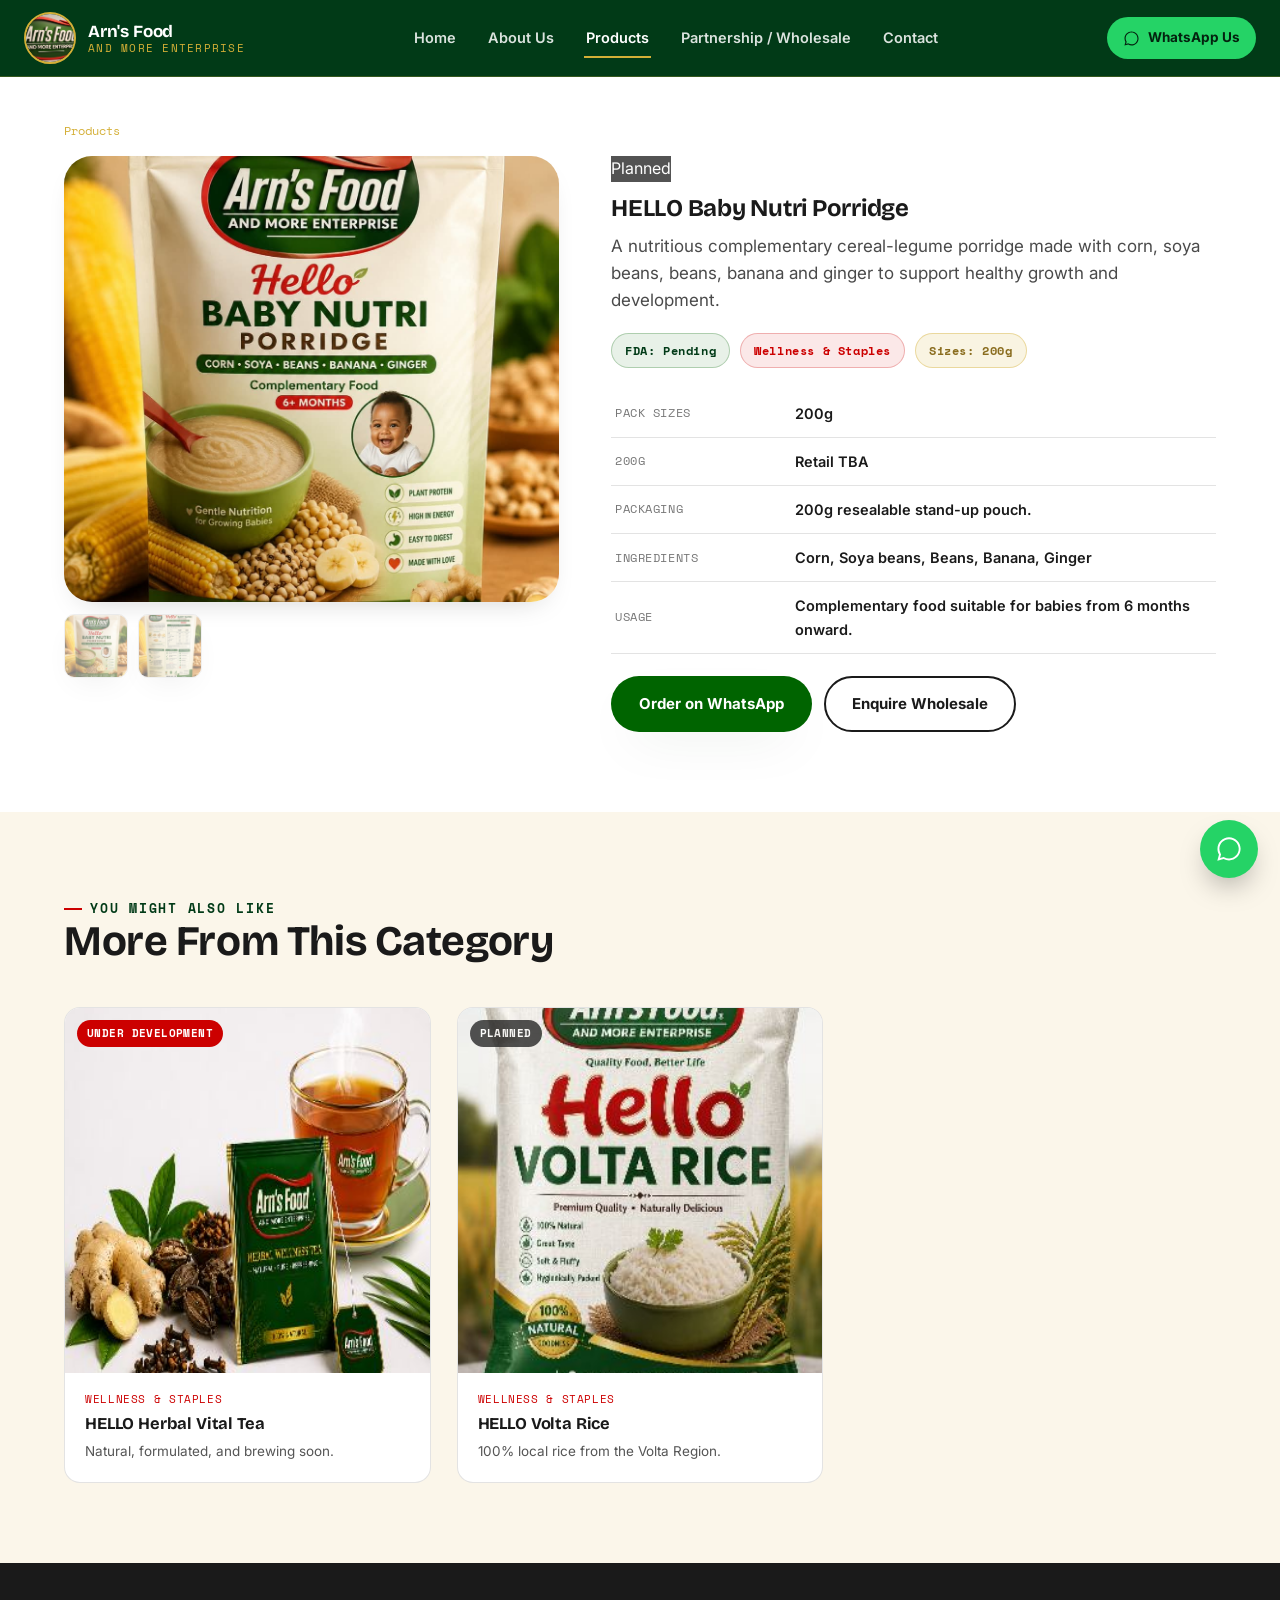
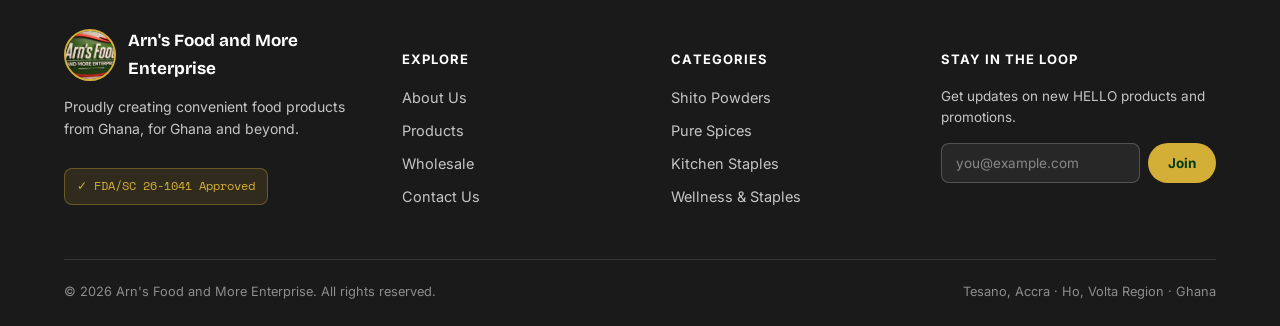
<file: product.html>
<!DOCTYPE html>
<html lang="en">
<head>
<meta charset="UTF-8">
<meta name="viewport" content="width=device-width, initial-scale=1.0">
<title>Product | Arn's Food and More Enterprise</title>
<meta name="description" content="Full product specs, ingredients, sizes, pricing and ordering details for HELLO branded products by Arn's Food and More Enterprise.">
<link rel="icon" href="assets/img/logo.jpg">
<link rel="stylesheet" href="css/style.css">
</head>
<body>

<header class="site-header">
  <div class="header-row">
    <a class="brand" href="index.html">
      <span class="brand-mark"><img src="assets/img/logo.jpg" alt="Arn's Food and More Enterprise logo"></span>
      <span class="brand-text"><strong>Arn's Food</strong><span>and More Enterprise</span></span>
    </a>
    <nav class="main-nav" id="main-nav">
      <a href="index.html">Home</a>
      <a href="about.html">About Us</a>
      <a href="products.html" class="active">Products</a>
      <a href="wholesale.html">Partnership / Wholesale</a>
      <a href="contact.html">Contact</a>
    </nav>
    <div class="header-actions">
      <a class="wa-pill" data-wa-message="Hello Arn's Food and More Enterprise, I'd like to place an order." href="#">
        <svg viewBox="0 0 24 24" fill="currentColor"><path d="M12.04 2C6.58 2 2.13 6.45 2.13 11.91c0 1.72.45 3.39 1.3 4.86L2 22l5.36-1.4a9.9 9.9 0 0 0 4.68 1.19h.01c5.46 0 9.9-4.45 9.9-9.91C21.96 6.45 17.5 2 12.04 2zm0 18.15h-.01a8.2 8.2 0 0 1-4.19-1.15l-.3-.18-3.18.83.85-3.1-.2-.32a8.22 8.22 0 0 1-1.26-4.4c0-4.54 3.7-8.24 8.3-8.24 4.58 0 8.3 3.7 8.3 8.24 0 4.55-3.72 8.32-8.31 8.32z"/></svg>
        <span class="wa-label">WhatsApp Us</span>
      </a>
      <button class="nav-toggle" aria-label="Toggle navigation" aria-expanded="false">
        <span></span><span></span><span></span>
      </button>
    </div>
  </div>
</header>

<section class="section" style="padding-top:44px;">
  <div class="container" data-product-detail>
    <!-- filled by js/main.js -->
  </div>
</section>

<section class="section alt">
  <div class="container">
    <div class="section-head">
      <span class="eyebrow">You Might Also Like</span>
      <h2>More From This Category</h2>
    </div>
    <div class="product-grid" data-related></div>
  </div>
</section>

<footer class="site-footer">
  <div class="container">
    <div class="footer-top">
      <div>
        <div class="footer-brand">
          <span class="brand-mark"><img src="assets/img/logo.jpg" alt="Arn's Food logo"></span>
          <strong>Arn's Food and More<br>Enterprise</strong>
        </div>
        <p style="font-size:14px;">Proudly creating convenient food products from Ghana, for Ghana and beyond.</p>
        <span class="footer-fda">✓ FDA/SC 26-1041 Approved</span>
      </div>
      <div>
        <h5>Explore</h5>
        <ul>
          <li><a href="about.html">About Us</a></li>
          <li><a href="products.html">Products</a></li>
          <li><a href="wholesale.html">Wholesale</a></li>
          <li><a href="contact.html">Contact Us</a></li>
        </ul>
      </div>
      <div>
        <h5>Categories</h5>
        <ul>
          <li><a href="products.html">Shito Powders</a></li>
          <li><a href="products.html">Pure Spices</a></li>
          <li><a href="products.html">Kitchen Staples</a></li>
          <li><a href="products.html">Wellness &amp; Staples</a></li>
        </ul>
      </div>
      <div>
        <h5>Stay in the loop</h5>
        <p style="font-size:13.5px;">Get updates on new HELLO products and promotions.</p>
        <form class="newsletter-form" onsubmit="event.preventDefault(); this.reset(); alert('Thanks for subscribing!');">
          <input type="email" required placeholder="you@example.com" aria-label="Email address">
          <button class="btn btn-gold btn-sm" type="submit">Join</button>
        </form>
      </div>
    </div>
    <div class="footer-bottom">
      <span>© <span data-year></span> Arn's Food and More Enterprise. All rights reserved.</span>
      <span>Tesano, Accra · Ho, Volta Region · Ghana</span>
    </div>
  </div>
</footer>

<a class="wa-float" data-wa-message="Hello Arn's Food and More Enterprise, I'd like to chat." href="#" aria-label="Chat on WhatsApp">
  <svg viewBox="0 0 24 24" fill="currentColor"><path d="M12.04 2C6.58 2 2.13 6.45 2.13 11.91c0 1.72.45 3.39 1.3 4.86L2 22l5.36-1.4a9.9 9.9 0 0 0 4.68 1.19h.01c5.46 0 9.9-4.45 9.9-9.91C21.96 6.45 17.5 2 12.04 2zm0 18.15h-.01a8.2 8.2 0 0 1-4.19-1.15l-.3-.18-3.18.83.85-3.1-.2-.32a8.22 8.22 0 0 1-1.26-4.4c0-4.54 3.7-8.24 8.3-8.24 4.58 0 8.3 3.7 8.3 8.24 0 4.55-3.72 8.32-8.31 8.32z"/></svg>
</a>

<script src="js/main.js"></script>
</body>
</html>
</file>
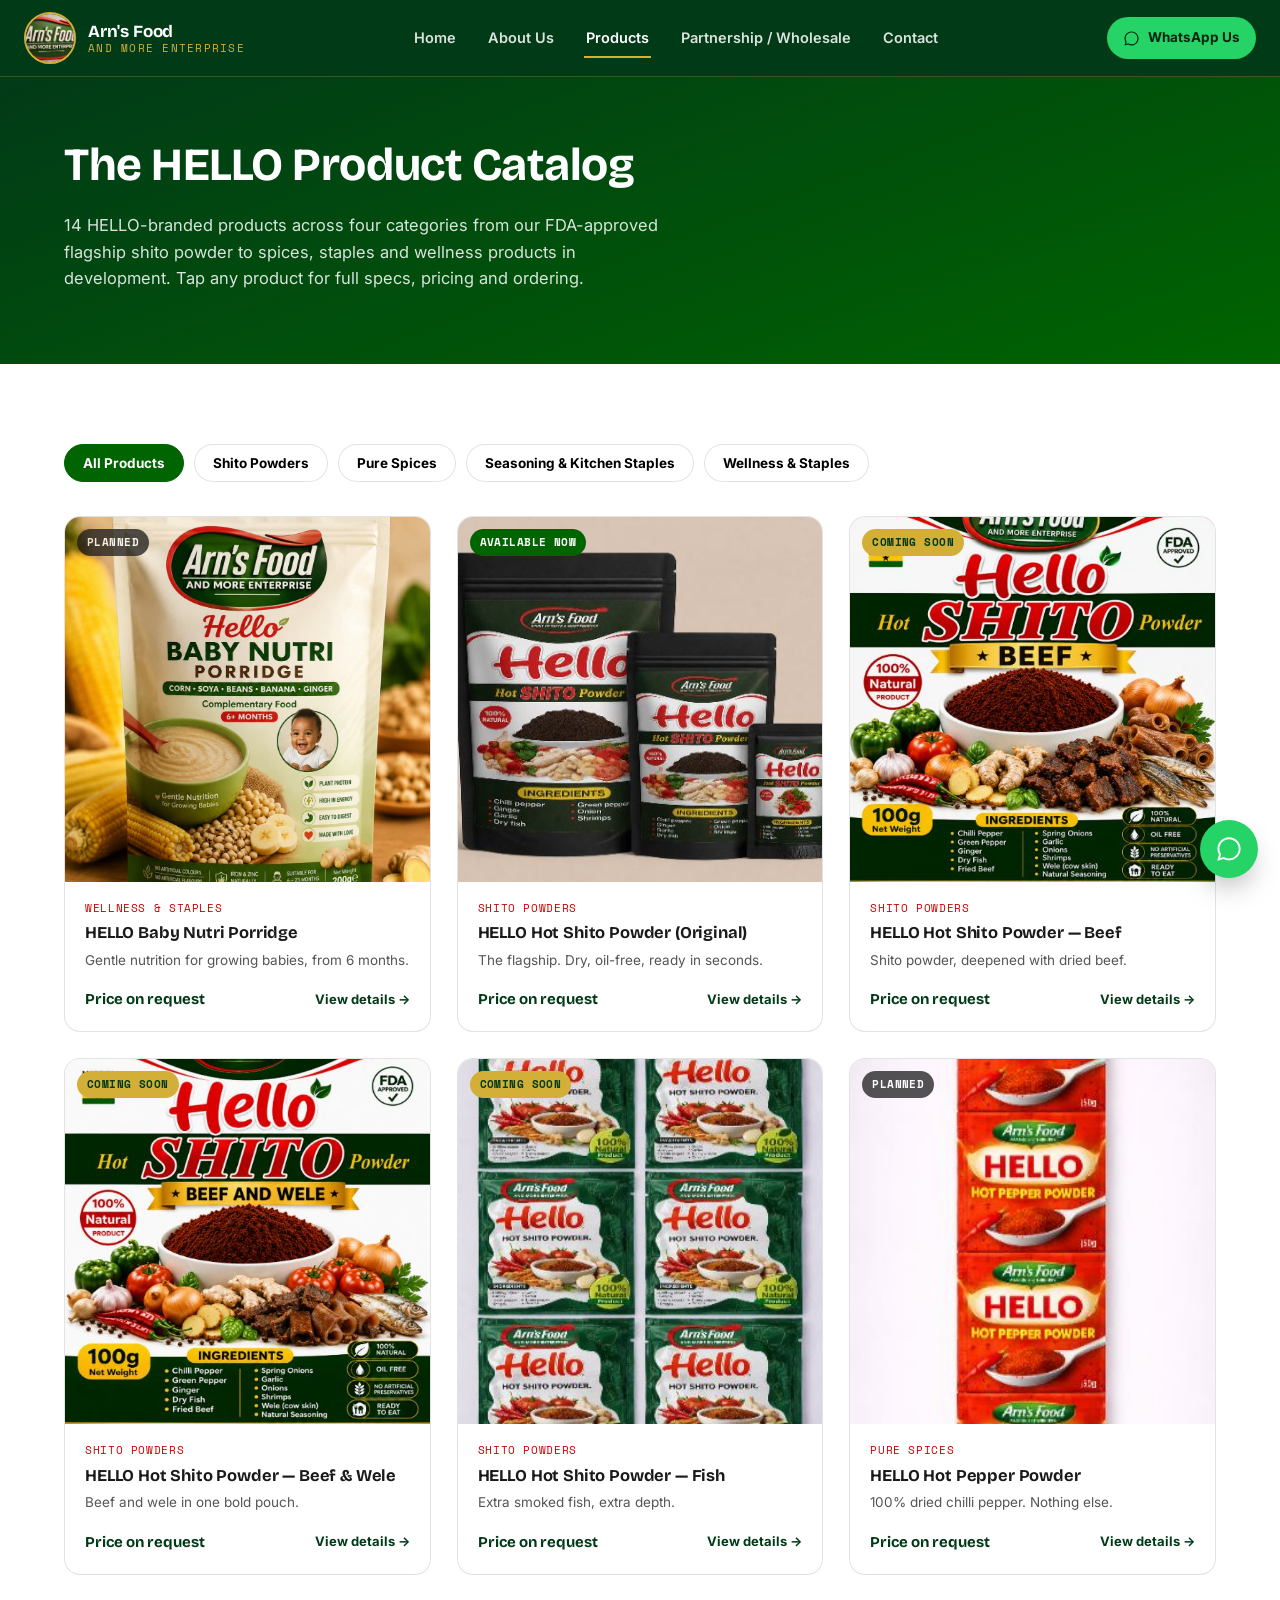
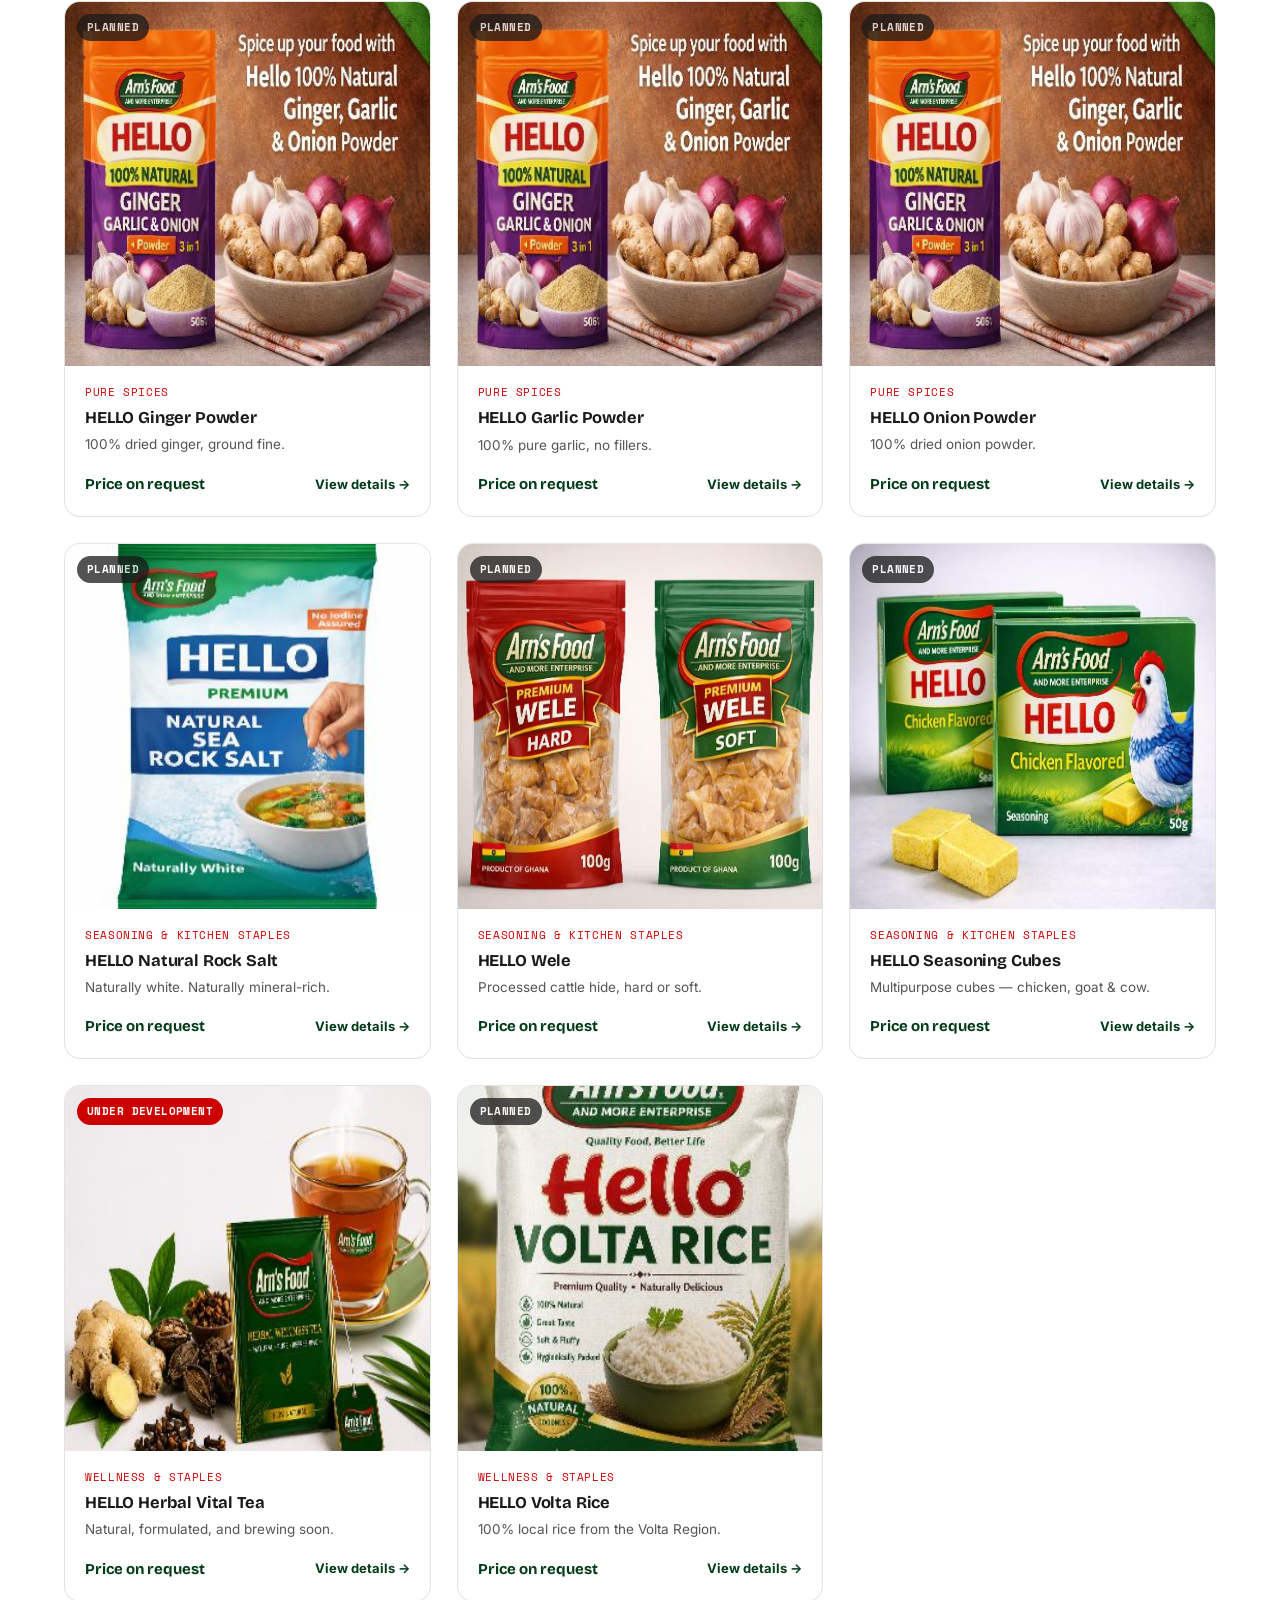
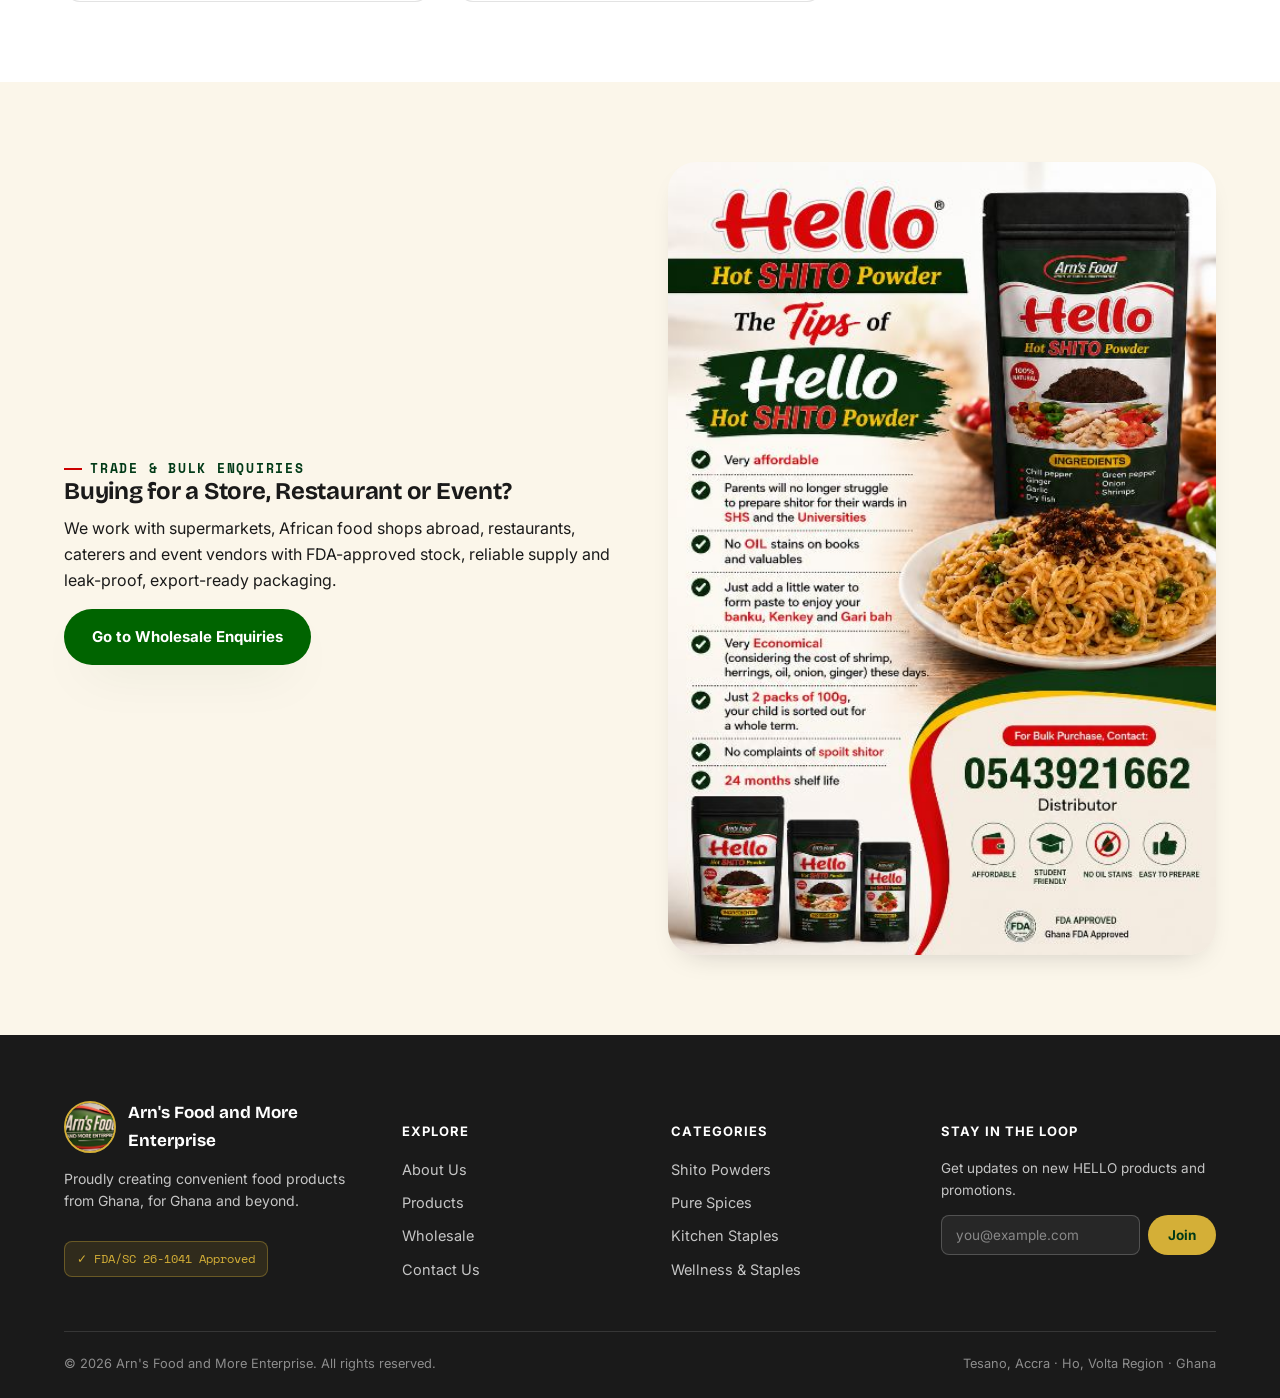
<file: products.html>
<!DOCTYPE html>
<html lang="en">
<head>
<meta charset="UTF-8">
<meta name="viewport" content="width=device-width, initial-scale=1.0">
<title>Products | Arn's Food and More Enterprise</title>
<meta name="description" content="Browse the full HELLO product catalog shito powders, pure spices, kitchen staples and wellness products, all from Arn's Food and More Enterprise.">
<link rel="icon" href="assets/img/logo.jpg">
<link rel="stylesheet" href="css/style.css">
</head>
<body>

<header class="site-header">
  <div class="header-row">
    <a class="brand" href="index.html">
      <span class="brand-mark"><img src="assets/img/logo.jpg" alt="Arn's Food and More Enterprise logo"></span>
      <span class="brand-text"><strong>Arn's Food</strong><span>and More Enterprise</span></span>
    </a>
    <nav class="main-nav" id="main-nav">
      <a href="index.html">Home</a>
      <a href="about.html">About Us</a>
      <a href="products.html" class="active">Products</a>
      <a href="wholesale.html">Partnership / Wholesale</a>
      <a href="contact.html">Contact</a>
    </nav>
    <div class="header-actions">
      <a class="wa-pill" data-wa-message="Hello Arn's Food and More Enterprise, I'd like to place an order." href="#">
        <svg viewBox="0 0 24 24" fill="currentColor"><path d="M12.04 2C6.58 2 2.13 6.45 2.13 11.91c0 1.72.45 3.39 1.3 4.86L2 22l5.36-1.4a9.9 9.9 0 0 0 4.68 1.19h.01c5.46 0 9.9-4.45 9.9-9.91C21.96 6.45 17.5 2 12.04 2zm0 18.15h-.01a8.2 8.2 0 0 1-4.19-1.15l-.3-.18-3.18.83.85-3.1-.2-.32a8.22 8.22 0 0 1-1.26-4.4c0-4.54 3.7-8.24 8.3-8.24 4.58 0 8.3 3.7 8.3 8.24 0 4.55-3.72 8.32-8.31 8.32z"/></svg>
        <span class="wa-label">WhatsApp Us</span>
      </a>
      <button class="nav-toggle" aria-label="Toggle navigation" aria-expanded="false">
        <span></span><span></span><span></span>
      </button>
    </div>
  </div>
</header>

<section class="page-hero">
  <div class="container">
    <h1>The HELLO Product Catalog</h1>
    <p>14 HELLO-branded products across four categories from our FDA-approved flagship shito powder to spices, staples and wellness products in development. Tap any product for full specs, pricing and ordering.</p>
  </div>
</section>

<section class="section">
  <div class="container">
    <div class="filter-row">
      <button class="filter-btn active" data-filter="all">All Products</button>
      <button class="filter-btn" data-filter="shito">Shito Powders</button>
      <button class="filter-btn" data-filter="spices">Pure Spices</button>
      <button class="filter-btn" data-filter="staples">Seasoning &amp; Kitchen Staples</button>
      <button class="filter-btn" data-filter="wellness">Wellness &amp; Staples</button>
    </div>
    <div class="product-grid" data-product-grid></div>
  </div>
</section>

<section class="section alt">
  <div class="container two-col">
    <div>
      <span class="eyebrow">Trade &amp; Bulk Enquiries</span>
      <h2>Buying for a Store, Restaurant or Event?</h2>
      <p>We work with supermarkets, African food shops abroad, restaurants, caterers and event vendors with FDA-approved stock, reliable supply and leak-proof, export-ready packaging.</p>
      <a class="btn btn-primary" href="wholesale.html">Go to Wholesale Enquiries</a>
    </div>
    <div class="img-col">
      <img src="assets/img/lifestyle-family.jpg" alt="Family enjoying a meal seasoned with HELLO products">
    </div>
  </div>
</section>

<footer class="site-footer">
  <div class="container">
    <div class="footer-top">
      <div>
        <div class="footer-brand">
          <span class="brand-mark"><img src="assets/img/logo.jpg" alt="Arn's Food logo"></span>
          <strong>Arn's Food and More<br>Enterprise</strong>
        </div>
        <p style="font-size:14px;">Proudly creating convenient food products from Ghana, for Ghana and beyond.</p>
        <span class="footer-fda">✓ FDA/SC 26-1041 Approved</span>
      </div>
      <div>
        <h5>Explore</h5>
        <ul>
          <li><a href="about.html">About Us</a></li>
          <li><a href="products.html">Products</a></li>
          <li><a href="wholesale.html">Wholesale</a></li>
          <li><a href="contact.html">Contact Us</a></li>
        </ul>
      </div>
      <div>
        <h5>Categories</h5>
        <ul>
          <li><a href="products.html">Shito Powders</a></li>
          <li><a href="products.html">Pure Spices</a></li>
          <li><a href="products.html">Kitchen Staples</a></li>
          <li><a href="products.html">Wellness &amp; Staples</a></li>
        </ul>
      </div>
      <div>
        <h5>Stay in the loop</h5>
        <p style="font-size:13.5px;">Get updates on new HELLO products and promotions.</p>
        <form class="newsletter-form" onsubmit="event.preventDefault(); this.reset(); alert('Thanks for subscribing!');">
          <input type="email" required placeholder="you@example.com" aria-label="Email address">
          <button class="btn btn-gold btn-sm" type="submit">Join</button>
        </form>
      </div>
    </div>
    <div class="footer-bottom">
      <span>© <span data-year></span> Arn's Food and More Enterprise. All rights reserved.</span>
      <span>Tesano, Accra · Ho, Volta Region · Ghana</span>
    </div>
  </div>
</footer>

<a class="wa-float" data-wa-message="Hello Arn's Food and More Enterprise, I'd like to chat." href="#" aria-label="Chat on WhatsApp">
  <svg viewBox="0 0 24 24" fill="currentColor"><path d="M12.04 2C6.58 2 2.13 6.45 2.13 11.91c0 1.72.45 3.39 1.3 4.86L2 22l5.36-1.4a9.9 9.9 0 0 0 4.68 1.19h.01c5.46 0 9.9-4.45 9.9-9.91C21.96 6.45 17.5 2 12.04 2zm0 18.15h-.01a8.2 8.2 0 0 1-4.19-1.15l-.3-.18-3.18.83.85-3.1-.2-.32a8.22 8.22 0 0 1-1.26-4.4c0-4.54 3.7-8.24 8.3-8.24 4.58 0 8.3 3.7 8.3 8.24 0 4.55-3.72 8.32-8.31 8.32z"/></svg>
</a>

<script src="js/main.js"></script>
</body>
</html>
</file>
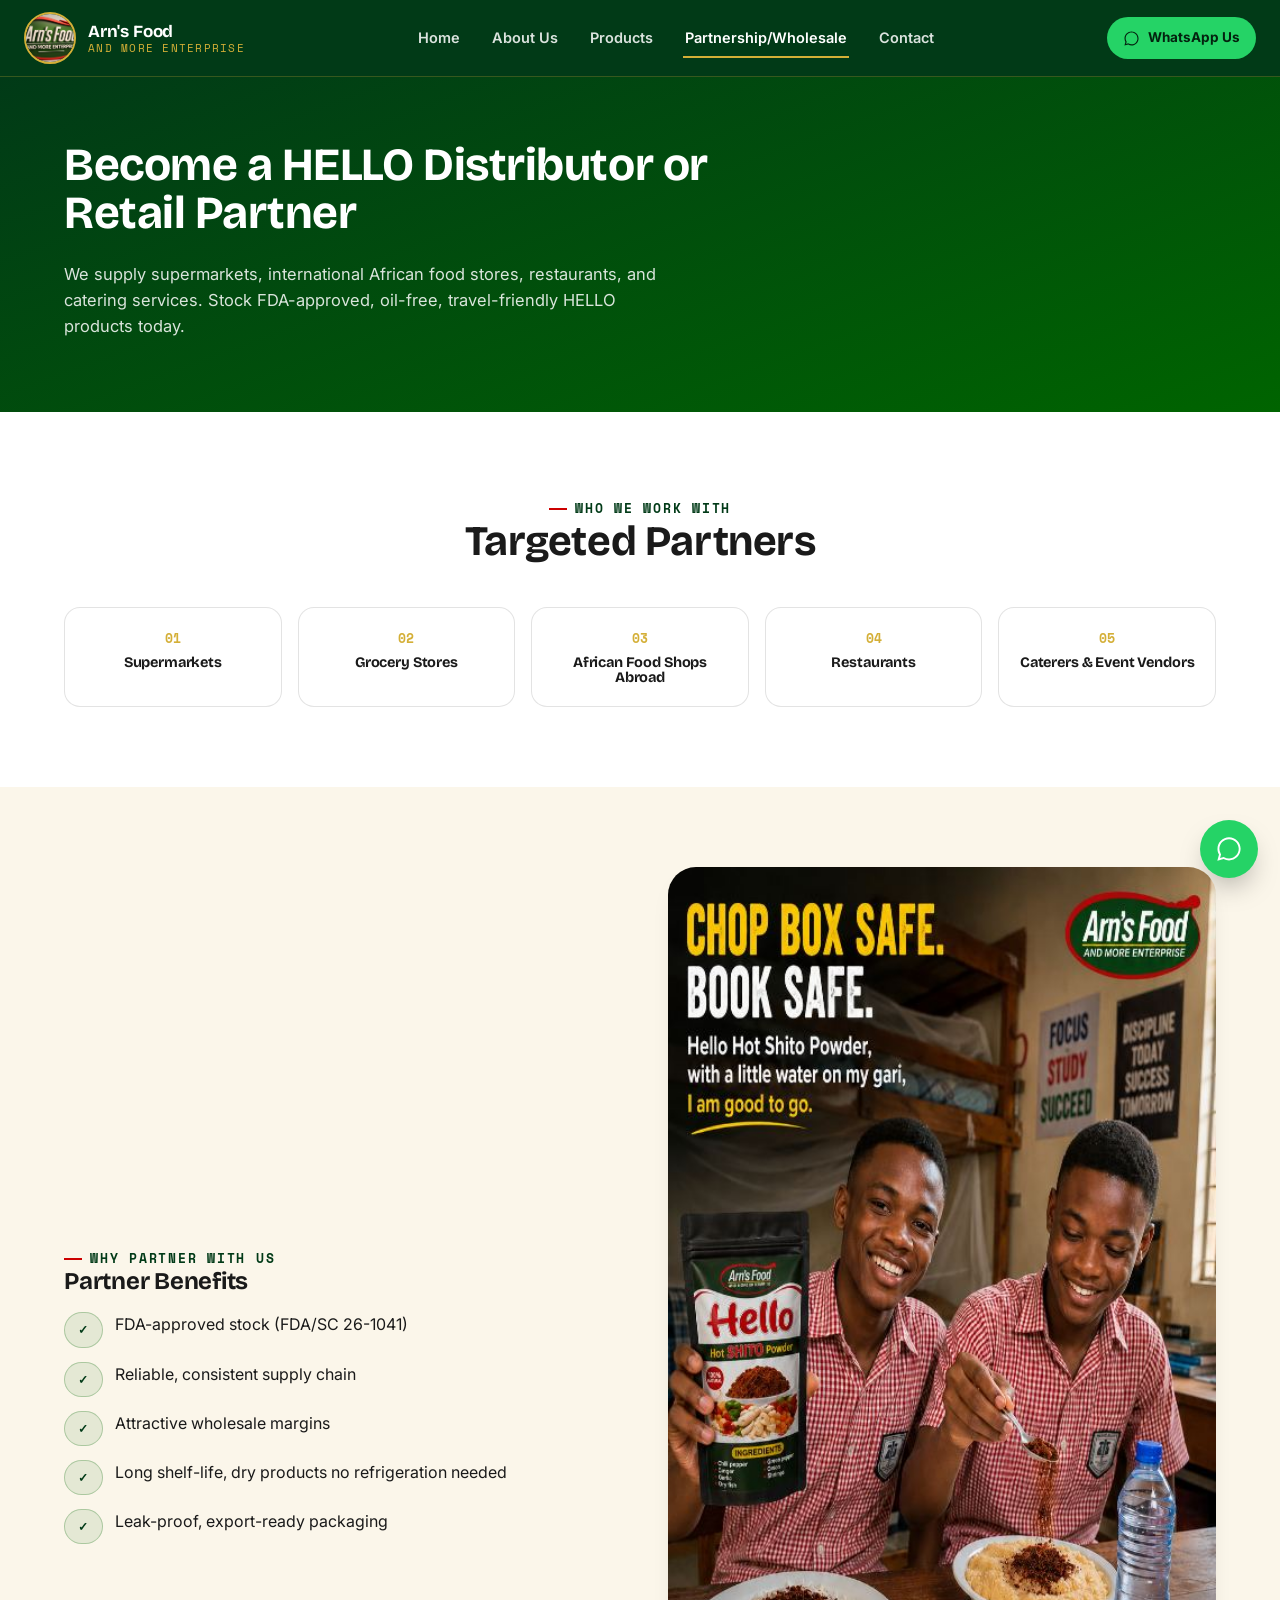
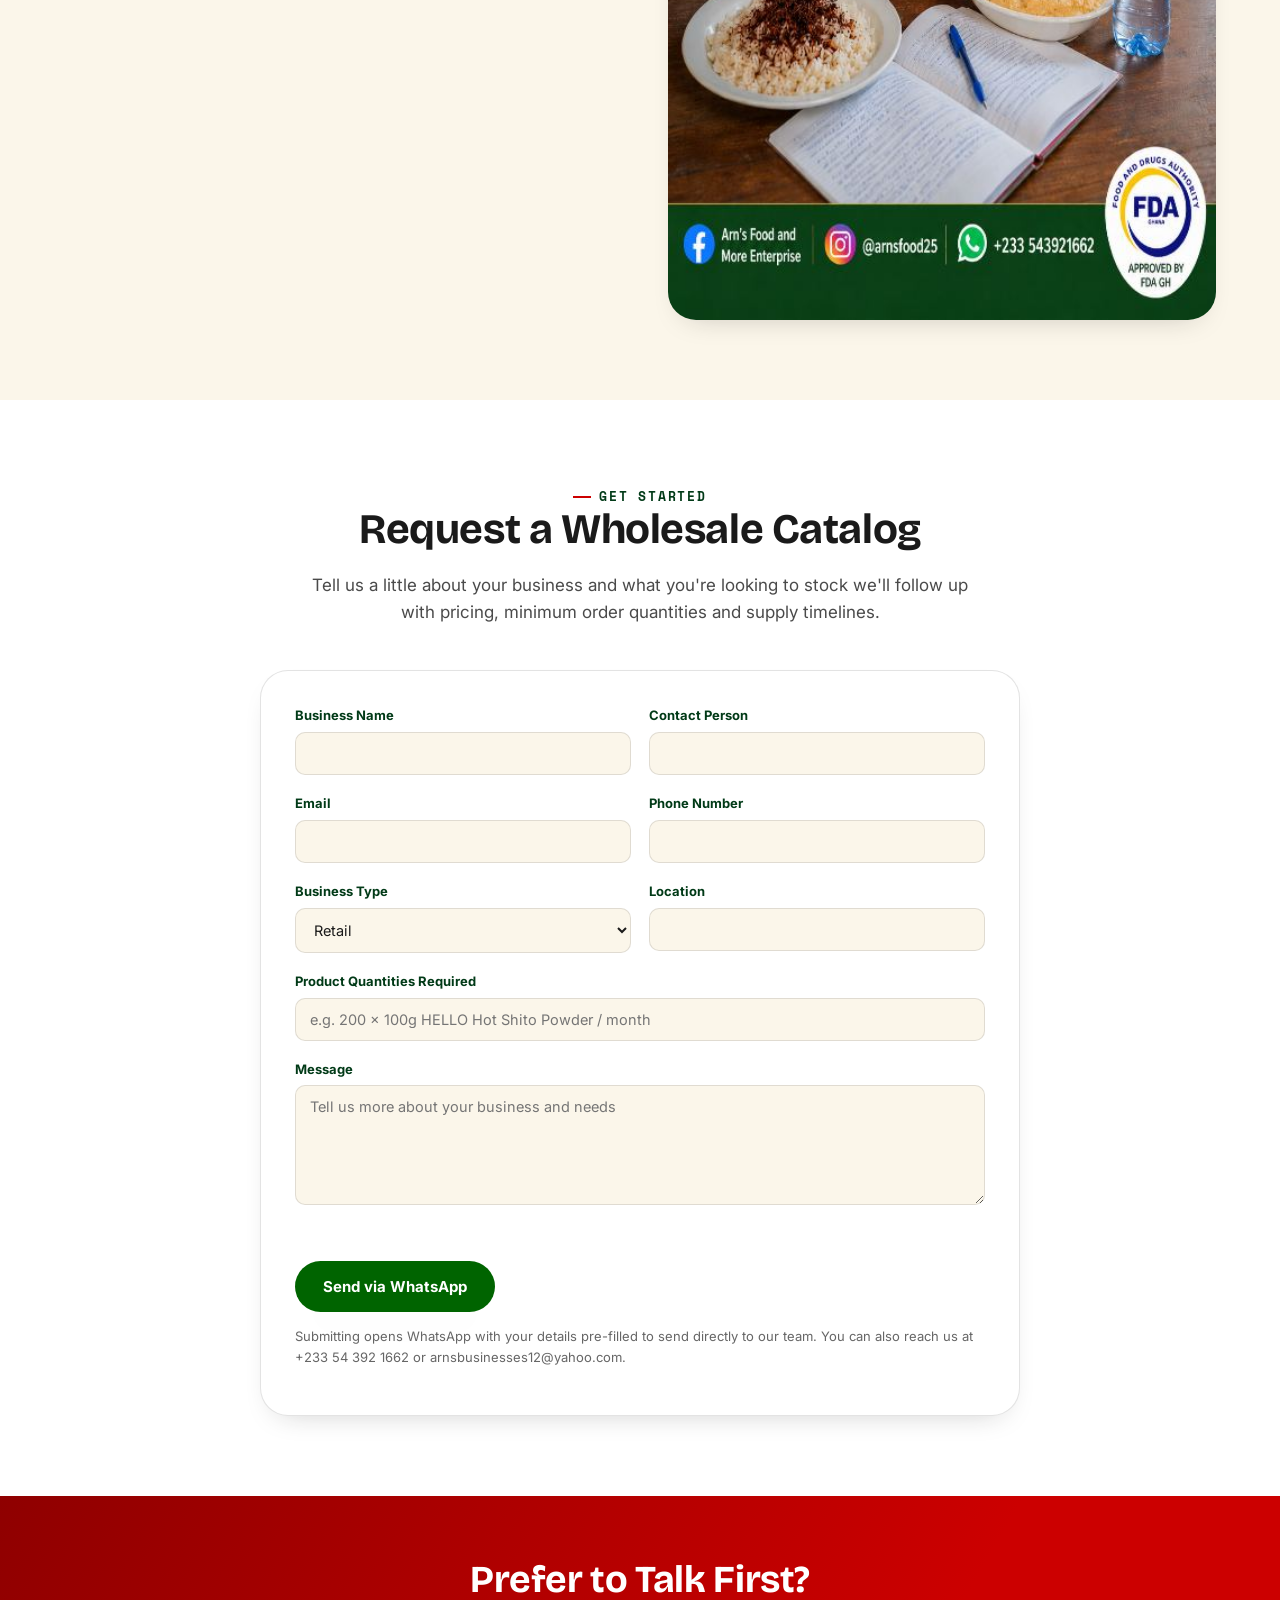
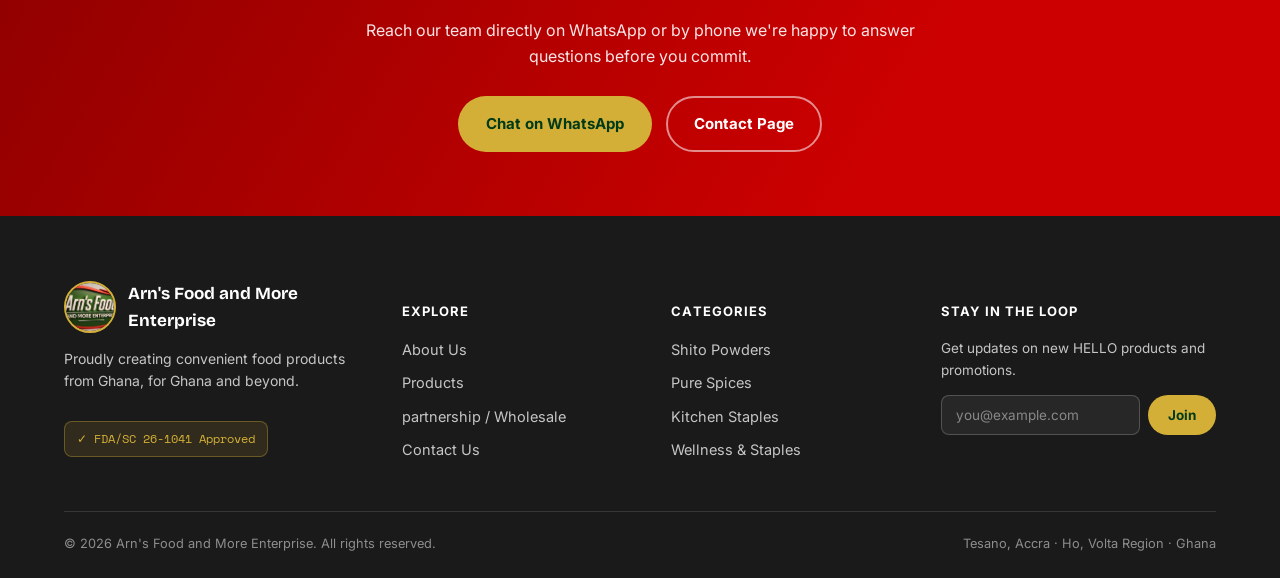
<file: wholesale.html>
<!DOCTYPE html>
<html lang="en">
<head>
<meta charset="UTF-8">
<meta name="viewport" content="width=device-width, initial-scale=1.0">
<title>B2B &amp; Wholesale | Arn's Food and More Enterprise</title>
<meta name="description" content="Distribution partnerships, commercial supply and export enquiries for HELLO branded products Arn's Food and More Enterprise.">
<link rel="icon" href="assets/img/logo.jpg">
<link rel="stylesheet" href="css/style.css">
</head>
<body>

<header class="site-header">
  <div class="header-row">
    <a class="brand" href="index.html">
      <span class="brand-mark"><img src="assets/img/logo.jpg" alt="Arn's Food and More Enterprise logo"></span>
      <span class="brand-text"><strong>Arn's Food</strong><span>and More Enterprise</span></span>
    </a>
    <nav class="main-nav" id="main-nav">
      <a href="index.html">Home</a>
      <a href="about.html">About Us</a>
      <a href="products.html">Products</a>
      <a href="wholesale.html" class="active">Partnership/Wholesale</a>
      <a href="contact.html">Contact</a>
    </nav>
    <div class="header-actions">
      <a class="wa-pill" data-wa-message="Hello Arn's Food and More Enterprise, I'd like to place an order." href="#">
        <svg viewBox="0 0 24 24" fill="currentColor"><path d="M12.04 2C6.58 2 2.13 6.45 2.13 11.91c0 1.72.45 3.39 1.3 4.86L2 22l5.36-1.4a9.9 9.9 0 0 0 4.68 1.19h.01c5.46 0 9.9-4.45 9.9-9.91C21.96 6.45 17.5 2 12.04 2zm0 18.15h-.01a8.2 8.2 0 0 1-4.19-1.15l-.3-.18-3.18.83.85-3.1-.2-.32a8.22 8.22 0 0 1-1.26-4.4c0-4.54 3.7-8.24 8.3-8.24 4.58 0 8.3 3.7 8.3 8.24 0 4.55-3.72 8.32-8.31 8.32z"/></svg>
        <span class="wa-label">WhatsApp Us</span>
      </a>
      <button class="nav-toggle" aria-label="Toggle navigation" aria-expanded="false">
        <span></span><span></span><span></span>
      </button>
    </div>
  </div>
</header>

<section class="page-hero">
  <div class="container">
    <h1>Become a HELLO Distributor or Retail Partner</h1>
    <p>We supply supermarkets, international African food stores, restaurants, and catering services. Stock FDA-approved, oil-free, travel-friendly HELLO products today.</p>
  </div>
</section>

<section class="section">
  <div class="container">
    <div class="section-head center">
      <span class="eyebrow">Who We Work With</span>
      <h2>Targeted Partners</h2>
    </div>
    <div class="value-cards">
      <div class="card"><div class="n">01</div><h4>Supermarkets</h4></div>
      <div class="card"><div class="n">02</div><h4>Grocery Stores</h4></div>
      <div class="card"><div class="n">03</div><h4>African Food Shops Abroad</h4></div>
      <div class="card"><div class="n">04</div><h4>Restaurants</h4></div>
      <div class="card"><div class="n">05</div><h4>Caterers &amp; Event Vendors</h4></div>
    </div>
  </div>
</section>

<section class="section alt">
  <div class="container two-col">
    <div>
      <span class="eyebrow">Why Partner With Us</span>
      <h2>Partner Benefits</h2>
      <ul style="display:flex;flex-direction:column;gap:14px;margin-top:18px;">
        <li style="display:flex;gap:12px;"><span class="badge fda">✓</span><span>FDA-approved stock (FDA/SC 26-1041)</span></li>
        <li style="display:flex;gap:12px;"><span class="badge fda">✓</span><span>Reliable, consistent supply chain</span></li>
        <li style="display:flex;gap:12px;"><span class="badge fda">✓</span><span>Attractive wholesale margins</span></li>
        <li style="display:flex;gap:12px;"><span class="badge fda">✓</span><span>Long shelf-life, dry products no refrigeration needed</span></li>
        <li style="display:flex;gap:12px;"><span class="badge fda">✓</span><span>Leak-proof, export-ready packaging</span></li>
      </ul>
    </div>
    <div class="img-col">
      <img src="assets/img/ad-nooil.jpg" alt="No oil, no mess HELLO Hot Shito Powder in use">
    </div>
  </div>
</section>

<section class="section">
  <div class="container">
    <div class="section-head center">
      <span class="eyebrow">Get Started</span>
      <h2>Request a Wholesale Catalog</h2>
      <p>Tell us a little about your business and what you're looking to stock we'll follow up with pricing, minimum order quantities and supply timelines.</p>
    </div>
    <div class="form-card" style="max-width:760px;margin:0 auto;">
      <form data-wa-form data-wa-intro="New wholesale / B2B enquiry from the website:">
        <div class="form-grid">
          <div>
            <label for="ws-business">Business Name</label>
            <input id="ws-business" name="business" data-label="Business Name" required>
          </div>
          <div>
            <label for="ws-contact">Contact Person</label>
            <input id="ws-contact" name="contact" data-label="Contact Person" required>
          </div>
          <div>
            <label for="ws-email">Email</label>
            <input id="ws-email" type="email" name="email" data-label="Email" required>
          </div>
          <div>
            <label for="ws-phone">Phone Number</label>
            <input id="ws-phone" type="tel" name="phone" data-label="Phone Number" required>
          </div>
          <div>
            <label for="ws-type">Business Type</label>
            <select id="ws-type" name="type" data-label="Business Type">
              <option>Retail</option>
              <option>Wholesale</option>
              <option>Export</option>
            </select>
          </div>
          <div>
            <label for="ws-location">Location</label>
            <input id="ws-location" name="location" data-label="Location" required>
          </div>
          <div class="full">
            <label for="ws-qty">Product Quantities Required</label>
            <input id="ws-qty" name="quantities" data-label="Quantities Required" placeholder="e.g. 200 x 100g HELLO Hot Shito Powder / month">
          </div>
          <div class="full">
            <label for="ws-msg">Message</label>
            <textarea id="ws-msg" name="message" data-label="Message" placeholder="Tell us more about your business and needs"></textarea>
          </div>
        </div>
        <button class="btn btn-primary mt-lg" type="submit">Send via WhatsApp</button>
        <p class="form-note">Submitting opens WhatsApp with your details pre-filled to send directly to our team. You can also reach us at +233 54 392 1662 or arnsbusinesses12@yahoo.com.</p>
      </form>
      <div class="form-success">Thanks! WhatsApp should have opened with your enquiry  just hit send.</div>
    </div>
  </div>
</section>

<section class="cta-banner">
  <div class="container">
    <h2>Prefer to Talk First?</h2>
    <p>Reach our team directly on WhatsApp or by phone we're happy to answer questions before you commit.</p>
    <div class="hero-cta">
      <a class="btn btn-gold" data-wa-message="Hello Arn's Food and More Enterprise, I'm interested in a wholesale / distribution partnership." href="#">Chat on WhatsApp</a>
      <a class="btn btn-outline on-dark" href="contact.html">Contact Page</a>
    </div>
  </div>
</section>

<footer class="site-footer">
  <div class="container">
    <div class="footer-top">
      <div>
        <div class="footer-brand">
          <span class="brand-mark"><img src="assets/img/logo.jpg" alt="Arn's Food logo"></span>
          <strong>Arn's Food and More<br>Enterprise</strong>
        </div>
        <p style="font-size:14px;">Proudly creating convenient food products from Ghana, for Ghana and beyond.</p>
        <span class="footer-fda">✓ FDA/SC 26-1041 Approved</span>
      </div>
      <div>
        <h5>Explore</h5>
        <ul>
          <li><a href="about.html">About Us</a></li>
          <li><a href="products.html">Products</a></li>
          <li><a href="wholesale.html">partnership / Wholesale</a></li>
          <li><a href="contact.html">Contact Us</a></li>
        </ul>
      </div>
      <div>
        <h5>Categories</h5>
        <ul>
          <li><a href="products.html">Shito Powders</a></li>
          <li><a href="products.html">Pure Spices</a></li>
          <li><a href="products.html">Kitchen Staples</a></li>
          <li><a href="products.html">Wellness &amp; Staples</a></li>
        </ul>
      </div>
      <div>
        <h5>Stay in the loop</h5>
        <p style="font-size:13.5px;">Get updates on new HELLO products and promotions.</p>
        <form class="newsletter-form" onsubmit="event.preventDefault(); this.reset(); alert('Thanks for subscribing!');">
          <input type="email" required placeholder="you@example.com" aria-label="Email address">
          <button class="btn btn-gold btn-sm" type="submit">Join</button>
        </form>
      </div>
    </div>
    <div class="footer-bottom">
      <span>© <span data-year></span> Arn's Food and More Enterprise. All rights reserved.</span>
      <span>Tesano, Accra · Ho, Volta Region · Ghana</span>
    </div>
  </div>
</footer>

<a class="wa-float" data-wa-message="Hello Arn's Food and More Enterprise, I'd like to chat." href="#" aria-label="Chat on WhatsApp">
  <svg viewBox="0 0 24 24" fill="currentColor"><path d="M12.04 2C6.58 2 2.13 6.45 2.13 11.91c0 1.72.45 3.39 1.3 4.86L2 22l5.36-1.4a9.9 9.9 0 0 0 4.68 1.19h.01c5.46 0 9.9-4.45 9.9-9.91C21.96 6.45 17.5 2 12.04 2zm0 18.15h-.01a8.2 8.2 0 0 1-4.19-1.15l-.3-.18-3.18.83.85-3.1-.2-.32a8.22 8.22 0 0 1-1.26-4.4c0-4.54 3.7-8.24 8.3-8.24 4.58 0 8.3 3.7 8.3 8.24 0 4.55-3.72 8.32-8.31 8.32z"/></svg>
</a>

<script src="js/main.js"></script>
</body>
</html>
</file>
<file: css/style.css>
/* ============================================================
   ARN'S FOOD AND MORE ENTERPRISE DESIGN SYSTEM
   Palette per brand spec: Dark Green / Red / Gold / White / Ink
   Signature motif: the "seal"  a rotated, dotted-border stamp
   echoing the FDA approval + batch-number story that runs through
   the whole brand.
   ============================================================ */

@import url('https://fonts.googleapis.com/css2?family=Bricolage+Grotesque:opsz,wght@12..96,400..800&family=Inter:wght@400;500;600;700&family=Space+Mono:wght@400;700&display=swap');

:root{
  /* --- brand palette (as specified) --- */
  --green:        #006400;
  --green-deep:   #013a17;
  --green-mid:    #0b7a2f;
  --red:          #CC0000;
  --red-deep:     #8f0000;
  --gold:         #D4AF37;
  --white:        #FFFFFF;
  --ink:          #1A1A1A;
  --cream:        #FBF6EA;
  --cream-deep:   #F3ECD9;
  --line:         rgba(26,26,26,0.12);

  /* --- type --- */
  --f-display: 'Bricolage Grotesque', 'Inter', sans-serif;
  --f-body:    'Inter', -apple-system, sans-serif;
  --f-mono:    'Space Mono', monospace;

  --radius-sm: 8px;
  --radius-md: 16px;
  --radius-lg: 28px;
  --shadow-soft: 0 20px 50px -25px rgba(1,58,23,0.35);
  --shadow-card: 0 12px 30px -18px rgba(26,26,26,0.28);

  --container: 1200px;
}

*,*::before,*::after{ box-sizing:border-box; }
html{ scroll-behavior:smooth; }
body{
  margin:0;
  font-family:var(--f-body);
  color:var(--ink);
  background:var(--white);
  line-height:1.6;
  -webkit-font-smoothing:antialiased;
}
img{ max-width:100%; display:block; }
a{ color:inherit; text-decoration:none; }
ul{ margin:0; padding:0; list-style:none; }
h1,h2,h3,h4{ font-family:var(--f-display); margin:0 0 .5em; line-height:1.05; font-weight:700; letter-spacing:-0.01em; }
p{ margin:0 0 1em; }
.container{ width:100%; max-width:var(--container); margin:0 auto; padding:0 24px; }
section{ position:relative; }

:focus-visible{ outline:3px solid var(--gold); outline-offset:3px; }

@media (prefers-reduced-motion: reduce){
  *{ animation-duration:0.01ms !important; animation-iteration-count:1 !important; transition-duration:0.01ms !important; scroll-behavior:auto !important; }
}

/* ---------- eyebrow / labels ---------- */
.eyebrow{
  display:inline-flex; align-items:center; gap:8px;
  font-family:var(--f-mono); font-size:12.5px; letter-spacing:.14em; text-transform:uppercase;
  color:var(--green-deep); font-weight:700;
}
.eyebrow::before{ content:''; width:18px; height:2px; background:var(--red); display:inline-block; }
.eyebrow.on-dark{ color:var(--gold); }
.eyebrow.on-dark::before{ background:var(--gold); }

.section-head{ max-width:680px; margin-bottom:44px; }
.section-head.center{ margin-left:auto; margin-right:auto; text-align:center; }
.section-head h2{ font-size:clamp(28px,4vw,42px); }
.section-head p{ color:#4a4a4a; font-size:17px; }

/* ---------- buttons ---------- */
.btn{
  display:inline-flex; align-items:center; justify-content:center; gap:8px;
  font-family:var(--f-body); font-weight:700; font-size:15px;
  padding:14px 26px; border-radius:999px; border:2px solid transparent;
  cursor:pointer; transition:transform .18s ease, box-shadow .18s ease, background .18s ease, color .18s ease;
  white-space:nowrap;
}
.btn:hover{ transform:translateY(-2px); }
.btn-primary{ background:var(--green); color:var(--white); box-shadow:var(--shadow-soft); }
.btn-primary:hover{ background:var(--green-deep); }
.btn-red{ background:var(--red); color:var(--white); box-shadow:0 16px 34px -18px rgba(204,0,0,.6); }
.btn-red:hover{ background:var(--red-deep); }
.btn-outline{ background:transparent; border-color:currentColor; color:var(--ink); }
.btn-outline:hover{ background:var(--ink); color:var(--white); }
.btn-outline.on-dark{ color:var(--white); border-color:rgba(255,255,255,.55); }
.btn-outline.on-dark:hover{ background:var(--white); color:var(--green-deep); }
.btn-gold{ background:var(--gold); color:var(--green-deep); }
.btn-gold:hover{ background:#c29d2e; }
.btn-sm{ padding:10px 18px; font-size:13.5px; }
.btn svg{ width:18px; height:18px; }

/* ---------- header ---------- */
.site-header{
  position:sticky; top:0; z-index:100;
  background:var(--green-deep);
  border-bottom:1px solid rgba(212,175,55,.25);
}
.header-row{ display:flex; align-items:center; justify-content:space-between; gap:20px; padding:12px 24px; }
.brand{ display:flex; align-items:center; gap:12px; }
.brand-mark{ width:52px; height:52px; border-radius:50%; overflow:hidden; border:2px solid var(--gold); flex-shrink:0; background:var(--white); }
.brand-mark img{ width:100%; height:100%; object-fit:cover; }
.brand-text{ display:flex; flex-direction:column; line-height:1.15; }
.brand-text strong{ font-family:var(--f-display); color:var(--white); font-size:17px; letter-spacing:-.01em; }
.brand-text span{ font-family:var(--f-mono); color:var(--gold); font-size:10.5px; letter-spacing:.12em; text-transform:uppercase; }

.main-nav{ display:flex; align-items:center; gap:28px; }
.main-nav a{ color:rgba(255,255,255,.86); font-size:14.5px; font-weight:600; position:relative; padding:6px 2px; }
.main-nav a::after{ content:''; position:absolute; left:0; bottom:-2px; width:0; height:2px; background:var(--gold); transition:width .2s ease; }
.main-nav a:hover{ color:var(--white); }
.main-nav a:hover::after, .main-nav a.active::after{ width:100%; }
.main-nav a.active{ color:var(--white); }

.header-actions{ display:flex; align-items:center; gap:10px; }
.wa-pill{
  display:inline-flex; align-items:center; gap:8px; background:#25D366; color:#04220f;
  font-weight:700; font-size:13.5px; padding:10px 16px; border-radius:999px;
}
.wa-pill svg{ width:17px; height:17px; }

.nav-toggle{ display:none; background:none; border:0; width:40px; height:40px; cursor:pointer; padding:8px; }
.nav-toggle span{ display:block; height:2px; background:var(--white); margin:5px 0; border-radius:2px; transition:.25s; }

@media (max-width:960px){
  .main-nav{
    position:fixed; inset:64px 0 0 0; background:var(--green-deep); flex-direction:column;
    padding:28px 24px; gap:6px; transform:translateY(-8px); opacity:0; pointer-events:none;
    transition:opacity .22s ease, transform .22s ease; overflow-y:auto;
  }
  .main-nav.open{ opacity:1; transform:translateY(0); pointer-events:auto; }
  .main-nav a{ padding:14px 4px; border-bottom:1px solid rgba(255,255,255,.08); font-size:16px; }
  .nav-toggle{ display:block; }
  .header-actions .wa-pill span.wa-label{ display:none; }
}

/* ---------- hero ---------- */
.hero{
  background:
    radial-gradient(1100px 500px at 85% -10%, rgba(212,175,55,.25), transparent 60%),
    linear-gradient(160deg, var(--green-deep), var(--green) 65%, var(--green-mid));
  color:var(--white); overflow:hidden;
}
.hero-inner{ display:grid; grid-template-columns:1.05fr .95fr; gap:40px; align-items:center; padding:76px 24px 64px; }
.hero-copy h1{ font-size:clamp(34px,5.2vw,58px); color:var(--white); }
.hero-copy h1 em{ font-style:normal; color:var(--gold); }
.hero-copy p.lead{ font-size:18.5px; color:rgba(255,255,255,.88); max-width:520px; }
.hero-cta{ display:flex; flex-wrap:wrap; gap:14px; margin-top:8px; }
.hero-tagline{ font-family:var(--f-mono); font-size:13px; letter-spacing:.1em; color:var(--gold); text-transform:uppercase; margin-bottom:18px; }

.hero-art{ position:relative; }
.hero-art .frame{
  position:relative; background:rgba(255,255,255,.06); border:1px solid rgba(255,255,255,.18);
  border-radius:var(--radius-lg); padding:18px; backdrop-filter:blur(2px);
}
.hero-art img{ border-radius:var(--radius-md); width:100%; object-fit:cover; aspect-ratio:4/3.1; }

/* seal / stamp */
.seal{
  position:absolute; width:118px; height:118px; border-radius:50%;
  background:var(--white); color:var(--green-deep); border:3px dashed var(--red);
  display:flex; align-items:center; justify-content:center; text-align:center;
  font-family:var(--f-mono); font-size:10.5px; font-weight:700; letter-spacing:.04em;
  transform:rotate(-12deg); box-shadow:0 14px 30px -14px rgba(0,0,0,.45);
  padding:10px; line-height:1.25;
}
.seal strong{ display:block; font-size:13px; color:var(--red); margin-bottom:2px; }
.seal.gold{ border-color:var(--gold); }
.seal.small{ width:88px; height:88px; font-size:9px; }
.hero-art .seal{ top:-18px; left:-18px; }

@media (max-width:900px){
  .hero-inner{ grid-template-columns:1fr; padding-top:40px; }
  .hero-art{ order:-1; }
}

/* ---------- value bar ---------- */
.value-bar{ background:var(--cream); padding:44px 0; border-bottom:1px solid var(--line); }
.value-grid{ display:grid; grid-template-columns:repeat(4,1fr); gap:22px; }
.value-item{ display:flex; gap:14px; align-items:flex-start; }
.value-icon{
  width:44px; height:44px; flex-shrink:0; border-radius:12px; background:var(--green);
  color:var(--white); display:flex; align-items:center; justify-content:center;
}
.value-icon svg{ width:22px; height:22px; }
.value-item h4{ font-size:15px; margin-bottom:2px; }
.value-item p{ font-size:13.8px; color:#555; margin:0; }
@media (max-width:900px){ .value-grid{ grid-template-columns:1fr 1fr; } }
@media (max-width:560px){ .value-grid{ grid-template-columns:1fr; } }

/* ---------- flagship spotlight ---------- */
.spotlight{ padding:88px 0; background:var(--white); }
.spotlight-grid{ display:grid; grid-template-columns:.85fr 1.15fr; gap:56px; align-items:center; }
.spotlight-media{ position:relative; }
.spotlight-media img{ border-radius:var(--radius-lg); box-shadow:var(--shadow-card); }
.badge-row{ display:flex; gap:10px; flex-wrap:wrap; margin:18px 0 22px; }
.badge{
  display:inline-flex; align-items:center; gap:6px; font-family:var(--f-mono); font-size:12px;
  font-weight:700; letter-spacing:.05em; padding:7px 13px; border-radius:999px;
}
.badge.fda{ background:rgba(0,100,0,.09); color:var(--green-deep); border:1px solid rgba(0,100,0,.25); }
.badge.hot{ background:rgba(204,0,0,.09); color:var(--red); border:1px solid rgba(204,0,0,.25); }
.badge.gold{ background:rgba(212,175,55,.14); color:#8a6d1f; border:1px solid rgba(212,175,55,.4); }

.price-table{ display:flex; gap:14px; flex-wrap:wrap; margin:20px 0 26px; }
.price-card{ border:1px solid var(--line); border-radius:var(--radius-sm); padding:14px 18px; min-width:150px; }
.price-card .size{ font-family:var(--f-mono); font-size:12px; color:#777; text-transform:uppercase; letter-spacing:.06em; }
.price-card .amt{ font-family:var(--f-display); font-size:22px; font-weight:700; color:var(--green-deep); margin-top:2px; }
.price-card .amt small{ font-family:var(--f-body); font-size:12px; color:#888; font-weight:600; }

.ingredient-tags{ display:flex; flex-wrap:wrap; gap:8px; margin:18px 0; }
.ingredient-tags span{ font-size:12.5px; background:var(--cream); border:1px solid var(--line); padding:6px 12px; border-radius:999px; color:#444; }

@media (max-width:920px){ .spotlight-grid{ grid-template-columns:1fr; } }

/* ---------- categories ---------- */
.categories{ padding:88px 0; background:var(--cream); }
.cat-grid{ display:grid; grid-template-columns:repeat(4,1fr); gap:22px; }
.cat-card{
  background:var(--white); border-radius:var(--radius-md); padding:26px 22px; border:1px solid var(--line);
  transition:transform .2s ease, box-shadow .2s ease; display:flex; flex-direction:column; gap:12px; height:100%;
}
.cat-card:hover{ transform:translateY(-6px); box-shadow:var(--shadow-card); }
.cat-num{ font-family:var(--f-mono); font-size:12px; color:var(--red); font-weight:700; }
.cat-card h4{ font-size:18px; }
.cat-card p{ font-size:13.8px; color:#555; margin:0; flex-grow:1; }
.cat-card a.more{ font-size:13px; font-weight:700; color:var(--green-deep); }
@media (max-width:960px){ .cat-grid{ grid-template-columns:1fr 1fr; } }
@media (max-width:560px){ .cat-grid{ grid-template-columns:1fr; } }

/* ---------- story summary ---------- */
.story-summary{ padding:90px 0; background:var(--white); }
.story-grid{ display:grid; grid-template-columns:1fr 1fr; gap:56px; align-items:center; }
.story-grid img{ border-radius:var(--radius-lg); box-shadow:var(--shadow-card); }
.story-quote{ font-family:var(--f-display); font-size:24px; color:var(--green-deep); font-weight:600; line-height:1.3; margin-bottom:18px; }
@media (max-width:920px){ .story-grid{ grid-template-columns:1fr; } .story-grid .img-col{ order:-1; } }

/* ---------- CTA banner ---------- */
.cta-banner{
  background:linear-gradient(120deg, var(--red-deep), var(--red) 70%);
  color:var(--white); padding:64px 0; text-align:center;
}
.cta-banner h2{ color:var(--white); font-size:clamp(26px,4vw,38px); }
.cta-banner p{ color:rgba(255,255,255,.9); max-width:560px; margin:0 auto 26px; }
.cta-banner .hero-cta{ justify-content:center; }

/* ---------- footer ---------- */
.site-footer{ background:var(--ink); color:rgba(255,255,255,.75); padding:64px 0 24px; }
.footer-top{ display:grid; grid-template-columns:1.3fr 1fr 1fr 1.2fr; gap:40px; padding-bottom:40px; border-bottom:1px solid rgba(255,255,255,.12); }
.footer-brand{ display:flex; gap:12px; align-items:center; margin-bottom:14px; }
.footer-brand .brand-mark{ border-color:var(--gold); }
.footer-brand strong{ color:var(--white); font-family:var(--f-display); font-size:17px; }
.site-footer h5{ color:var(--white); font-family:var(--f-body); font-size:13px; letter-spacing:.08em; text-transform:uppercase; margin-bottom:16px; }
.site-footer ul li{ margin-bottom:10px; font-size:14.5px; }
.site-footer a:hover{ color:var(--gold); }
.footer-fda{ display:inline-flex; align-items:center; gap:8px; font-family:var(--f-mono); font-size:11.5px; background:rgba(212,175,55,.12); border:1px solid rgba(212,175,55,.35); color:var(--gold); padding:8px 12px; border-radius:8px; margin-top:14px; }
.social-row{ display:flex; gap:10px; margin-top:14px; }
.social-row a{ width:36px; height:36px; border-radius:50%; border:1px solid rgba(255,255,255,.25); display:flex; align-items:center; justify-content:center; }
.social-row a:hover{ border-color:var(--gold); }
.social-row svg{ width:16px; height:16px; }
.newsletter-form{ display:flex; gap:8px; margin-top:6px; }
.newsletter-form input{ flex:1; padding:11px 14px; border-radius:8px; border:1px solid rgba(255,255,255,.2); background:rgba(255,255,255,.06); color:#fff; font-size:13.5px; }
.newsletter-form input::placeholder{ color:rgba(255,255,255,.45); }
.footer-bottom{ display:flex; justify-content:space-between; flex-wrap:wrap; gap:12px; padding-top:22px; font-size:12.8px; color:rgba(255,255,255,.5); }
@media (max-width:900px){ .footer-top{ grid-template-columns:1fr 1fr; } }
@media (max-width:560px){ .footer-top{ grid-template-columns:1fr; } }

/* ---------- generic page hero (inner pages) ---------- */
.page-hero{
  background:linear-gradient(160deg, var(--green-deep), var(--green));
  color:var(--white); padding:64px 0 56px;
}
.page-hero .eyebrow{ margin-bottom:14px; }
.page-hero h1{ color:var(--white); font-size:clamp(30px,4.6vw,46px); max-width:760px; }
.page-hero p{ color:rgba(255,255,255,.85); max-width:620px; font-size:16.5px; }
.crumb{ font-family:var(--f-mono); font-size:12px; color:rgba(255,255,255,.6); margin-bottom:16px; }
.crumb a{ color:var(--gold); }

/* ---------- generic content sections ---------- */
.section{ padding:80px 0; }
.section.alt{ background:var(--cream); }
.two-col{ display:grid; grid-template-columns:1fr 1fr; gap:56px; align-items:center; }
.two-col.reverse .img-col{ order:2; }
@media (max-width:920px){ .two-col{ grid-template-columns:1fr; } .two-col .img-col{ order:-1 !important; } }
.two-col img{ border-radius:var(--radius-lg); box-shadow:var(--shadow-card); width:100%; }

/* stat / timeline */
.stat-row{ display:grid; grid-template-columns:repeat(4,1fr); gap:20px; margin-top:10px; }
.stat-box{ text-align:center; padding:22px 12px; border:1px solid var(--line); border-radius:var(--radius-md); background:var(--white); }
.stat-box .num{ font-family:var(--f-display); font-size:30px; color:var(--red); font-weight:700; }
.stat-box .label{ font-size:12.5px; color:#555; text-transform:uppercase; letter-spacing:.05em; margin-top:4px; }
@media (max-width:760px){ .stat-row{ grid-template-columns:1fr 1fr; } }

.value-cards{ display:grid; grid-template-columns:repeat(5,1fr); gap:16px; }
.value-cards .card{ background:var(--white); border:1px solid var(--line); border-radius:var(--radius-md); padding:20px 16px; text-align:center; }
.value-cards .card .n{ font-family:var(--f-mono); color:var(--gold); font-weight:700; font-size:13px; }
.value-cards .card h4{ font-size:14.5px; margin:6px 0 0; }
@media (max-width:900px){ .value-cards{ grid-template-columns:repeat(3,1fr);} }
@media (max-width:560px){ .value-cards{ grid-template-columns:repeat(2,1fr);} }

.timeline{ border-left:2px dashed var(--gold); padding-left:26px; display:flex; flex-direction:column; gap:34px; margin-top:10px; }
.timeline .step{ position:relative; }
.timeline .step::before{ content:''; position:absolute; left:-32px; top:4px; width:12px; height:12px; border-radius:50%; background:var(--red); border:3px solid var(--cream); }
.timeline .step .when{ font-family:var(--f-mono); font-size:12px; color:var(--red); font-weight:700; letter-spacing:.05em; text-transform:uppercase; }
.timeline .step h4{ margin:4px 0 6px; font-size:19px; }
.timeline .step p{ color:#4a4a4a; font-size:15px; max-width:640px; margin:0; }

/* founder card */
.founder-card{ display:flex; gap:22px; align-items:center; background:var(--white); border:1px solid var(--line); border-radius:var(--radius-lg); padding:22px; box-shadow:var(--shadow-card); }
.founder-card img{ width:96px; height:96px; border-radius:50%; object-fit:cover; border:3px solid var(--gold); }
.founder-card h4{ margin:0 0 2px; font-size:17px; }
.founder-card .role{ font-family:var(--f-mono); font-size:11.5px; text-transform:uppercase; color:var(--red); letter-spacing:.06em; }

/* ---------- products catalog ---------- */
.filter-row{ display:flex; gap:10px; flex-wrap:wrap; margin-bottom:34px; }
.filter-btn{
  font-family:var(--f-body); font-weight:700; font-size:13.5px; padding:10px 18px; border-radius:999px;
  border:1.5px solid var(--line); background:var(--white); cursor:pointer; transition:.18s;
}
.filter-btn:hover{ border-color:var(--green); }
.filter-btn.active{ background:var(--green); border-color:var(--green); color:var(--white); }

.product-grid{ display:grid; grid-template-columns:repeat(3,1fr); gap:26px; }
.p-card{
  background:var(--white); border:1px solid var(--line); border-radius:var(--radius-md); overflow:hidden;
  display:flex; flex-direction:column; transition:transform .2s ease, box-shadow .2s ease;
}
.p-card:hover{ transform:translateY(-6px); box-shadow:var(--shadow-card); }
.p-card .thumb{ position:relative; aspect-ratio:1/1; overflow:hidden; background:var(--cream); }
.p-card .thumb img{ width:100%; height:100%; object-fit:cover; }
.p-card .status{
  position:absolute; top:12px; left:12px; font-family:var(--f-mono); font-size:10.5px; font-weight:700;
  padding:5px 10px; border-radius:999px; text-transform:uppercase; letter-spacing:.04em;
}
.status.available{ background:var(--green); color:#fff; }
.status.soon{ background:var(--gold); color:var(--green-deep); }
.status.planned{ background:var(--ink); color:#fff; opacity:.75; }
.status.dev{ background:var(--red); color:#fff; }
.p-card .body{ padding:18px 20px 20px; display:flex; flex-direction:column; gap:8px; flex-grow:1; }
.p-card .cat{ font-family:var(--f-mono); font-size:10.5px; color:var(--red); text-transform:uppercase; letter-spacing:.06em; }
.p-card h4{ font-size:16.5px; margin:0; }
.p-card p{ font-size:13.5px; color:#555; margin:0; flex-grow:1; }
.p-card .foot{ display:flex; justify-content:space-between; align-items:center; margin-top:8px; }
.p-card .price{ font-family:var(--f-display); font-weight:700; color:var(--green-deep); font-size:15px; }
.p-card .view{ font-size:13px; font-weight:700; color:var(--green-deep); }

/* ---------- product detail ---------- */
.detail-grid{ display:grid; grid-template-columns:.9fr 1.1fr; gap:52px; }
.detail-media img{ border-radius:var(--radius-lg); box-shadow:var(--shadow-card); width:100%; aspect-ratio:4/3.6; object-fit:cover; }
.detail-thumbs{ display:flex; gap:10px; margin-top:12px; }
.detail-thumbs img{ width:64px; height:64px; border-radius:10px; object-fit:cover; border:1px solid var(--line); opacity:.5; }
.spec-table{ width:100%; border-collapse:collapse; margin:22px 0; }
.spec-table tr{ border-bottom:1px solid var(--line); }
.spec-table td{ padding:12px 4px; font-size:14.5px; }
.spec-table td:first-child{ font-family:var(--f-mono); font-size:11.5px; text-transform:uppercase; letter-spacing:.05em; color:#777; width:180px; }
.spec-table td:last-child{ font-weight:600; }
.detail-cta{ display:flex; gap:12px; flex-wrap:wrap; margin-top:8px; }
@media (max-width:900px){ .detail-grid{ grid-template-columns:1fr; } }
@media (max-width:900px){ .product-grid{ grid-template-columns:1fr 1fr; } }
@media (max-width:600px){ .product-grid{ grid-template-columns:1fr; } }

/* ---------- forms ---------- */
.form-card{ background:var(--white); border:1px solid var(--line); border-radius:var(--radius-lg); padding:34px; box-shadow:var(--shadow-card); }
.form-grid{ display:grid; grid-template-columns:1fr 1fr; gap:18px; }
.form-grid .full{ grid-column:1 / -1; }
label{ display:block; font-size:13px; font-weight:700; margin-bottom:6px; color:var(--green-deep); }
input, select, textarea{
  width:100%; padding:12px 14px; border-radius:10px; border:1.5px solid var(--line); font-family:var(--f-body);
  font-size:14.5px; background:var(--cream); color:var(--ink); transition:border-color .15s ease;
}
input:focus, select:focus, textarea:focus{ border-color:var(--green); outline:none; background:var(--white); }
textarea{ min-height:120px; resize:vertical; }
.form-note{ font-size:13px; color:#666; margin-top:14px; }
.form-success{ display:none; background:rgba(0,100,0,.08); border:1px solid rgba(0,100,0,.3); color:var(--green-deep); padding:14px 18px; border-radius:10px; margin-top:18px; font-size:14px; font-weight:600; }
.form-success.show{ display:block; }

/* ---------- contact page blocks ---------- */
.contact-grid{ display:grid; grid-template-columns:.85fr 1.15fr; gap:48px; }
.contact-info-card{ background:var(--green-deep); color:#fff; border-radius:var(--radius-lg); padding:34px; }
.contact-info-card h3{ color:#fff; }
.contact-row{ display:flex; gap:14px; align-items:flex-start; padding:16px 0; border-bottom:1px solid rgba(255,255,255,.14); }
.contact-row:last-child{ border-bottom:0; }
.contact-row .ic{ width:38px; height:38px; border-radius:10px; background:rgba(212,175,55,.18); display:flex; align-items:center; justify-content:center; flex-shrink:0; }
.contact-row .ic svg{ width:19px; height:19px; color:var(--gold); }
.contact-row .lbl{ font-family:var(--f-mono); font-size:11px; text-transform:uppercase; letter-spacing:.06em; color:var(--gold); }
.contact-row .val{ font-size:14.8px; margin-top:2px; }
@media (max-width:900px){ .contact-grid{ grid-template-columns:1fr; } }

.map-embed{ border-radius:var(--radius-lg); overflow:hidden; border:1px solid var(--line); margin-top:26px; }
.map-embed iframe{ width:100%; height:280px; border:0; display:block; }

/* utility */
.mt-lg{ margin-top:48px; }
.text-center{ text-align:center; }
.chip-list{ display:flex; flex-wrap:wrap; gap:10px; }
.wa-float{
  position:fixed; bottom:22px; right:22px; z-index:200; width:58px; height:58px; border-radius:50%;
  background:#25D366; display:flex; align-items:center; justify-content:center; box-shadow:0 14px 30px -10px rgba(0,0,0,.4);
}
.wa-float svg{ width:28px; height:28px; color:#fff; }
</file>
